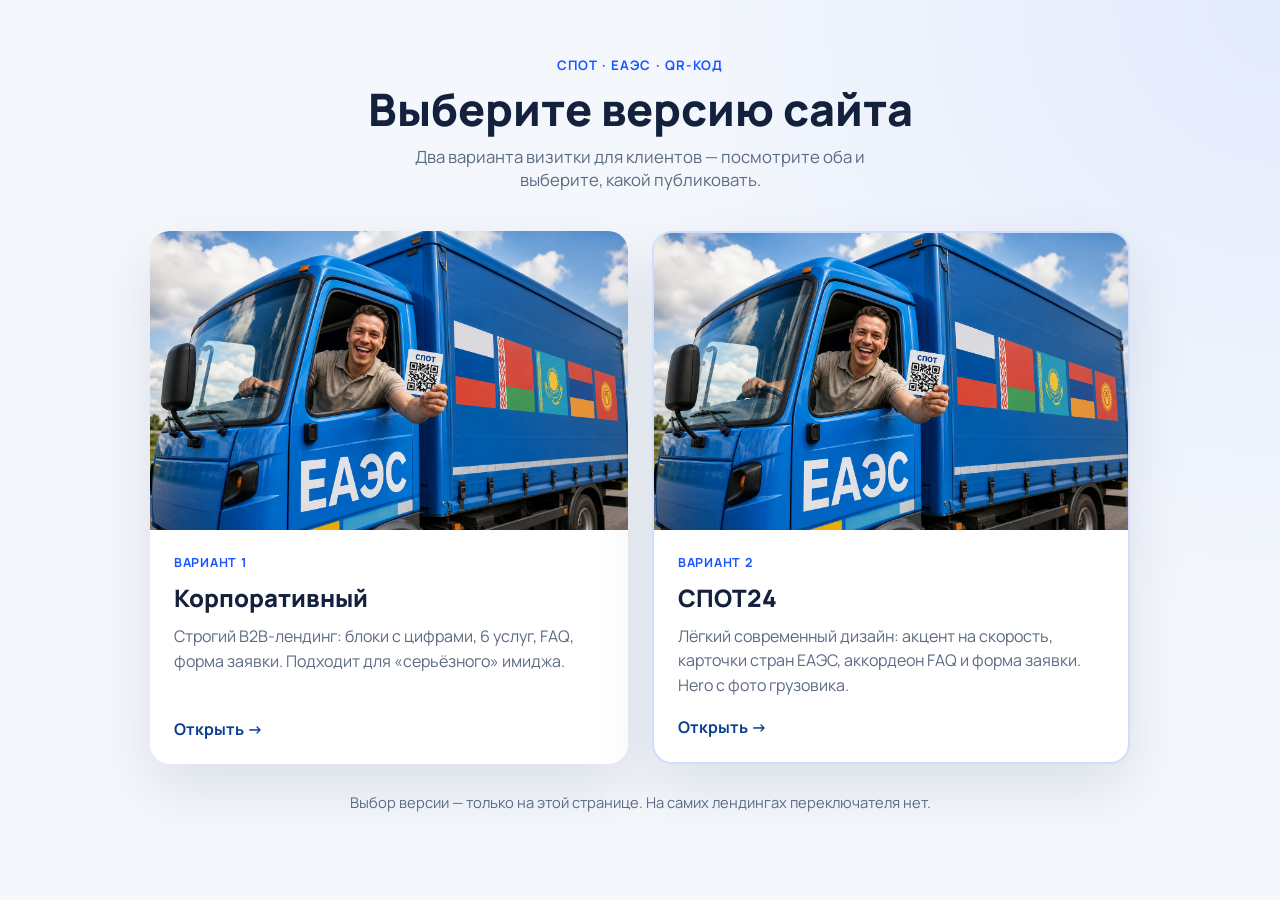
<file: index.html>
<!DOCTYPE html>
<html lang="ru">
<head>
  <meta charset="UTF-8" />
  <meta name="viewport" content="width=device-width, initial-scale=1.0, viewport-fit=cover" />
  <title>СПОТ ЕАЭС — выбор версии сайта</title>
  <meta name="description" content="Выберите версию лендинга для оформления QR-кода СПОТ: корпоративный или СПОТ24." />
  <meta name="robots" content="noindex, follow" />
  <link rel="icon" type="image/svg+xml" href="favicon.svg" />
  <link rel="preconnect" href="https://fonts.googleapis.com" />
  <link rel="preconnect" href="https://fonts.gstatic.com" crossorigin />
  <link href="https://fonts.googleapis.com/css2?family=Manrope:wght@500;600;700;800&display=swap" rel="stylesheet" />
  <link rel="stylesheet" href="css/picker.css" />
</head>
<body>
  <a class="skip-link" href="#main">Перейти к содержимому</a>
  <main class="picker" id="main">
    <header class="picker__head">
      <p class="picker__eyebrow">СПОТ · ЕАЭС · QR-код</p>
      <h1>Выберите версию сайта</h1>
      <p class="picker__lead">Два варианта визитки для клиентов — посмотрите оба и выберите, какой публиковать.</p>
    </header>

    <div class="picker__grid">
      <a class="picker-card" href="v1/">
        <div class="picker-card__preview">
          <img src="assets/hero.png" alt="Превью корпоративного варианта" loading="lazy" />
        </div>
        <div class="picker-card__body">
          <span class="picker-card__tag">Вариант 1</span>
          <h2>Корпоративный</h2>
          <p>Строгий B2B-лендинг: блоки с цифрами, 6 услуг, FAQ, форма заявки. Подходит для «серьёзного» имиджа.</p>
          <span class="picker-card__cta">Открыть →</span>
        </div>
      </a>

      <a class="picker-card picker-card--accent" href="v2/">
        <div class="picker-card__preview">
          <img src="assets/hero.png" alt="Превью варианта СПОТ24" loading="lazy" />
        </div>
        <div class="picker-card__body">
          <span class="picker-card__tag">Вариант 2</span>
          <h2>СПОТ24</h2>
          <p>Лёгкий современный дизайн: акцент на скорость, карточки стран ЕАЭС, аккордеон FAQ и форма заявки. Hero с фото грузовика.</p>
          <span class="picker-card__cta">Открыть →</span>
        </div>
      </a>
    </div>

    <p class="picker__note">Выбор версии — только на этой странице. На самих лендингах переключателя нет.</p>
  </main>
</body>
</html>
</file>
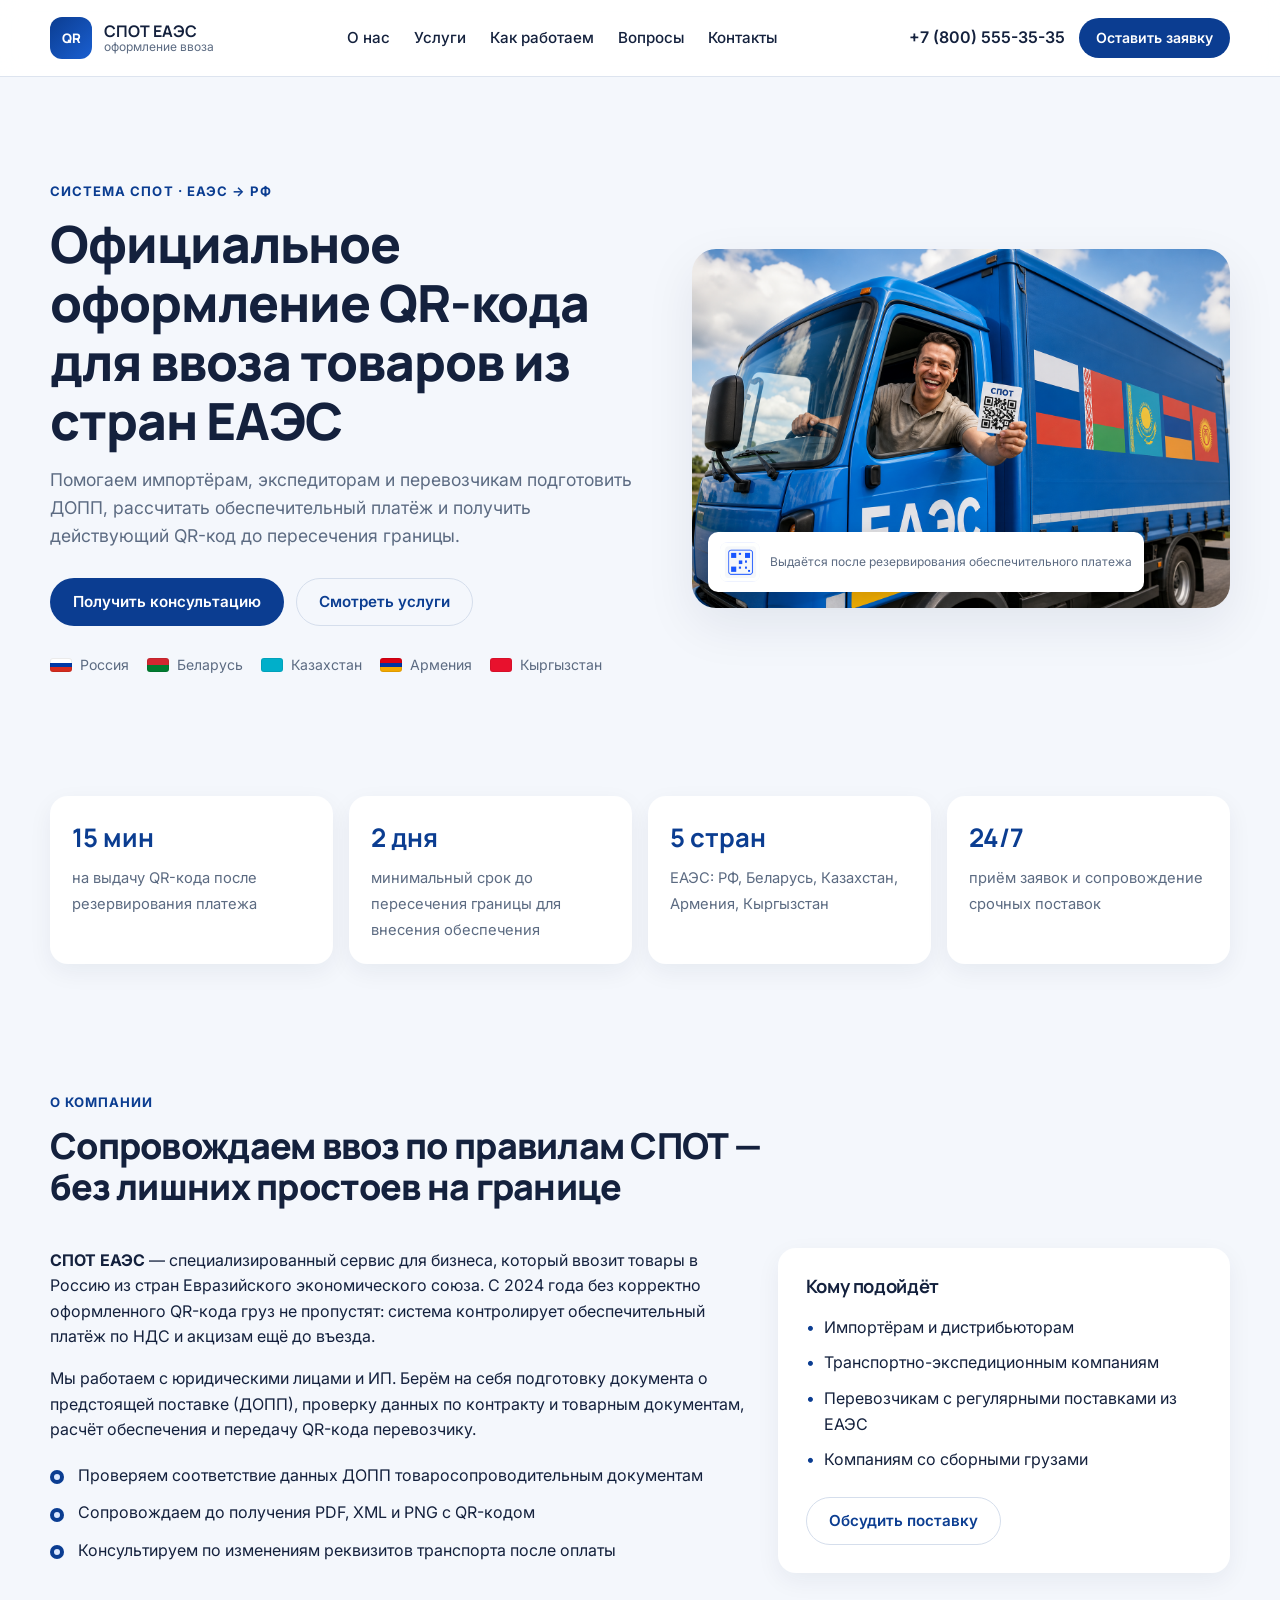
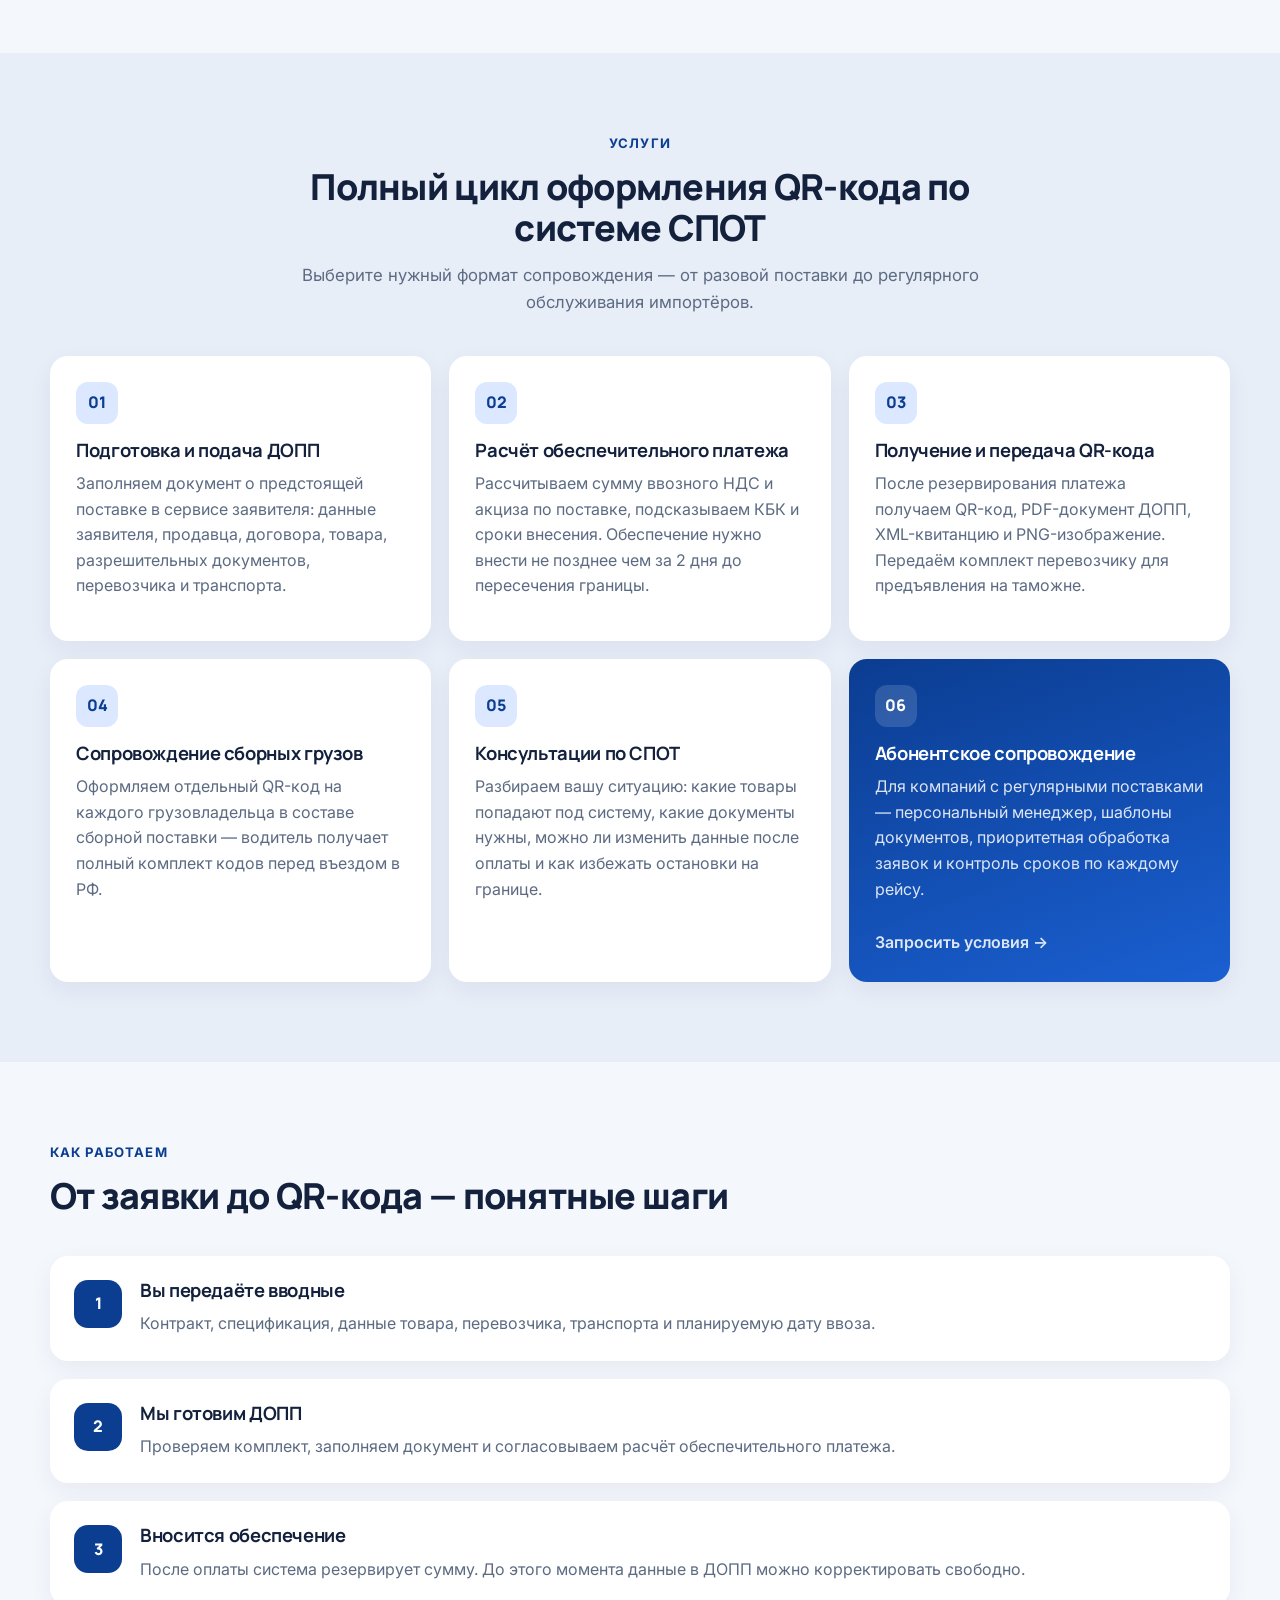
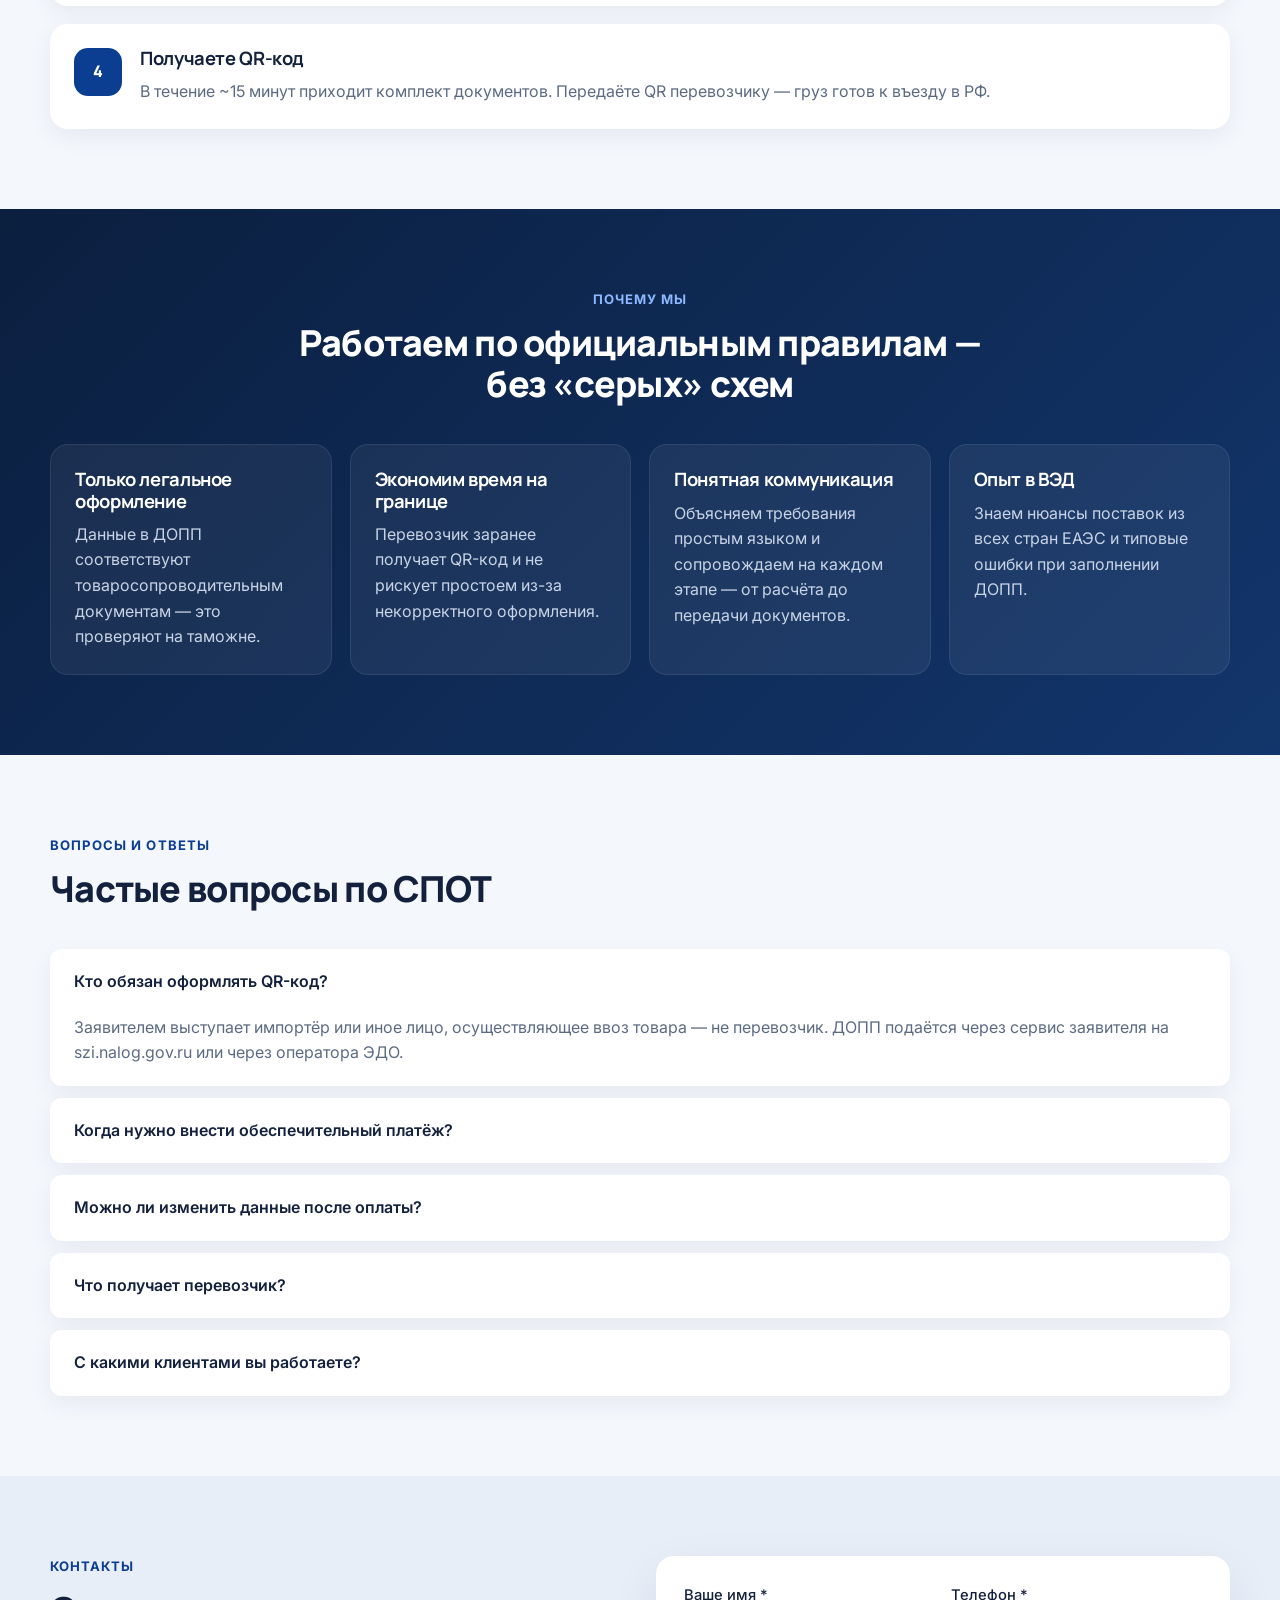
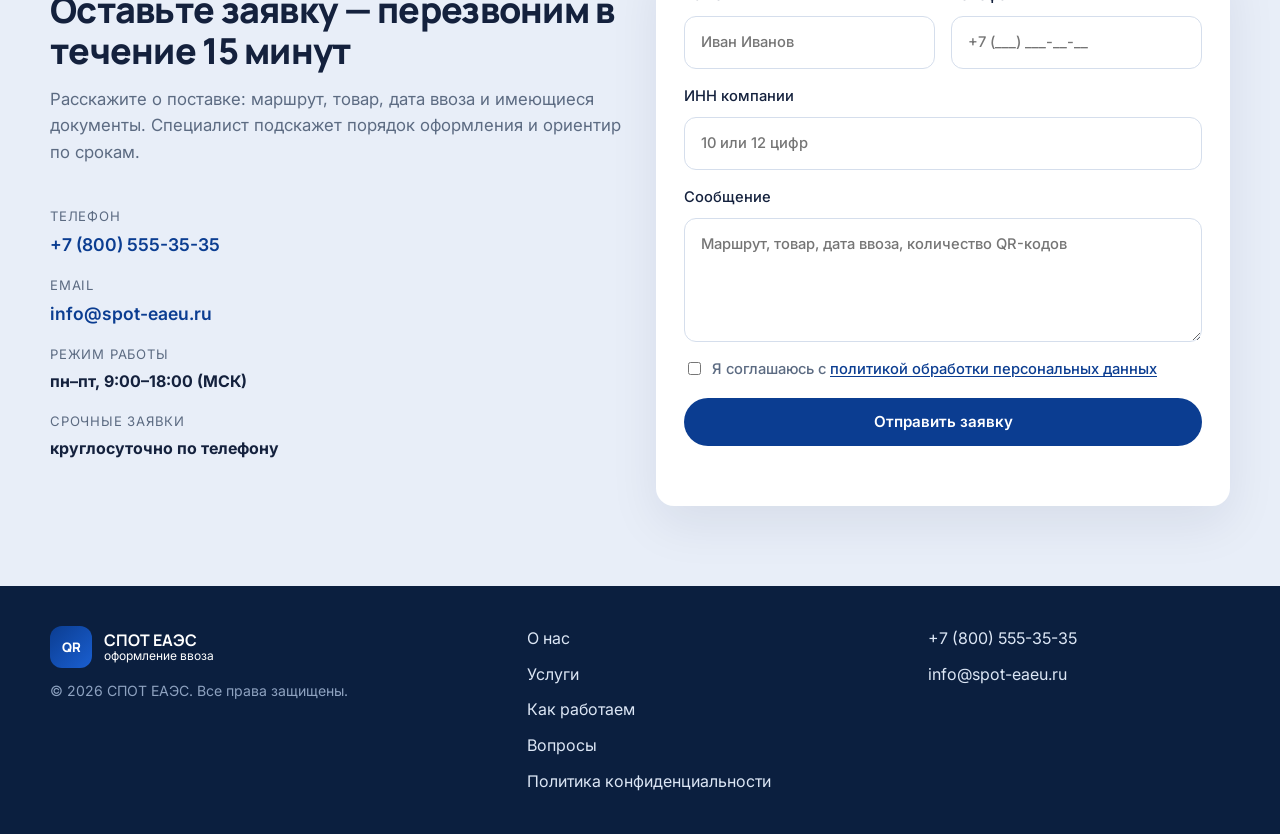
<file: v1/index.html>
<!DOCTYPE html>
<html lang="ru">
<head>
  <meta charset="UTF-8" />
  <meta name="viewport" content="width=device-width, initial-scale=1.0, viewport-fit=cover" />
  <title>СПОТ ЕАЭС — оформление QR-кода для ввоза товаров в РФ</title>
  <meta name="description" content="Официальное оформление QR-кода по системе СПОТ для ввоза товаров из стран ЕАЭС в Россию. Подготовка ДОПП, расчёт обеспечительного платежа, сопровождение до получения QR." />
  <meta name="keywords" content="СПОТ, ЕАЭС, QR-код, ДОПП, ввоз товаров, обеспечительный платеж, таможня, импорт" />
  <meta name="robots" content="index, follow" />
  <meta name="theme-color" content="#0b3d91" />
  <link rel="canonical" href="https://elenasamanchuk.github.io/spot-eaeu/v1/" />
  <link rel="icon" type="image/svg+xml" href="../favicon.svg" />
  <link rel="manifest" href="../site.webmanifest" />

  <meta property="og:type" content="website" />
  <meta property="og:locale" content="ru_RU" />
  <meta property="og:title" content="СПОТ ЕАЭС — оформление QR-кода для ввоза товаров в РФ" />
  <meta property="og:description" content="Помогаем импортёрам и экспедиторам оформить ДОПП и получить QR-код по системе СПОТ для ввоза из стран ЕАЭС." />
  <meta property="og:image" content="https://elenasamanchuk.github.io/spot-eaeu/assets/hero.png" />
  <meta property="og:url" content="https://elenasamanchuk.github.io/spot-eaeu/v1/" />

  <meta name="twitter:card" content="summary_large_image" />
  <meta name="twitter:title" content="СПОТ ЕАЭС — оформление QR-кода для ввоза товаров в РФ" />
  <meta name="twitter:description" content="Официальное оформление QR-кода по системе СПОТ. Подготовка ДОПП и сопровождение до пересечения границы." />
  <meta name="twitter:image" content="https://elenasamanchuk.github.io/spot-eaeu/assets/hero.png" />

  <link rel="preconnect" href="https://fonts.googleapis.com" />
  <link rel="preconnect" href="https://fonts.gstatic.com" crossorigin />
  <link href="https://fonts.googleapis.com/css2?family=Inter:wght@400;500;600;700&family=Manrope:wght@500;600;700;800&display=swap" rel="stylesheet" />
  <link rel="stylesheet" href="css/styles.css" />

  <script type="application/ld+json">
  {
    "@context": "https://schema.org",
    "@type": "ProfessionalService",
    "name": "СПОТ ЕАЭС",
    "description": "Официальное оформление QR-кода по системе СПОТ для ввоза товаров из стран ЕАЭС в Россию",
    "url": "https://elenasamanchuk.github.io/spot-eaeu/v1/",
    "image": "https://elenasamanchuk.github.io/spot-eaeu/assets/hero.png",
    "telephone": "+7-800-555-35-35",
    "email": "info@spot-eaeu.ru",
    "areaServed": ["RU", "BY", "KZ", "AM", "KG"],
    "serviceType": "Оформление QR-кода СПОТ, подготовка ДОПП",
    "openingHoursSpecification": {
      "@type": "OpeningHoursSpecification",
      "dayOfWeek": ["Monday", "Tuesday", "Wednesday", "Thursday", "Friday"],
      "opens": "09:00",
      "closes": "18:00"
    }
  }
  </script>
</head>
<body>
  <a class="skip-link" href="#main">Перейти к содержимому</a>

  <header class="header" id="top">
    <div class="container header__inner">
      <a class="logo" href="#top" aria-label="СПОТ ЕАЭС — на главную">
        <span class="logo__mark" aria-hidden="true">QR</span>
        <span class="logo__text">
          <strong>СПОТ ЕАЭС</strong>
          <small>оформление ввоза</small>
        </span>
      </a>

      <nav class="nav" id="site-nav" aria-label="Основная навигация">
        <a href="#about">О нас</a>
        <a href="#services">Услуги</a>
        <a href="#process">Как работаем</a>
        <a href="#faq">Вопросы</a>
        <a href="#contacts">Контакты</a>
      </nav>

      <div class="header__actions">
        <a class="header__phone" href="tel:+78005553535">+7 (800) 555-35-35</a>
        <a class="btn btn--primary btn--sm" href="#contacts">Оставить заявку</a>
        <button class="burger" type="button" aria-expanded="false" aria-controls="site-nav" aria-label="Открыть меню">
          <span></span>
          <span></span>
          <span></span>
        </button>
      </div>
    </div>
  </header>

  <main id="main">
    <section class="hero">
      <div class="container hero__grid">
        <div class="hero__content">
          <p class="eyebrow">Система СПОТ · ЕАЭС → РФ</p>
          <h1>Официальное оформление QR-кода для ввоза товаров из стран ЕАЭС</h1>
          <p class="hero__lead">
            Помогаем импортёрам, экспедиторам и перевозчикам подготовить ДОПП,
            рассчитать обеспечительный платёж и получить действующий QR-код
            до пересечения границы.
          </p>
          <div class="hero__cta">
            <a class="btn btn--primary" href="#contacts">Получить консультацию</a>
            <a class="btn btn--ghost" href="#services">Смотреть услуги</a>
          </div>
          <ul class="hero__flags" aria-label="Страны ЕАЭС">
            <li><span class="flag flag--ru" title="Россия"></span>Россия</li>
            <li><span class="flag flag--by" title="Беларусь"></span>Беларусь</li>
            <li><span class="flag flag--kz" title="Казахстан"></span>Казахстан</li>
            <li><span class="flag flag--am" title="Армения"></span>Армения</li>
            <li><span class="flag flag--kg" title="Кыргызстан"></span>Кыргызстан</li>
          </ul>
        </div>
        <div class="hero__visual">
          <img
            src="assets/hero.png"
            alt="Водитель грузовика с QR-кодом СПОТ на фоне флагов стран ЕАЭС"
            width="1024"
            height="682"
            fetchpriority="high"
          />
          <div class="hero__badge">
            <div class="hero__badge-qr">
              <img src="assets/qr-icon.png" alt="" width="40" height="40" aria-hidden="true" />
            </div>
            <p class="hero__badge-text">Выдаётся после резервирования обеспечительного платежа</p>
          </div>
        </div>
      </div>
    </section>

    <section class="stats" aria-label="Ключевые показатели">
      <div class="container stats__grid">
        <article>
          <strong>15 мин</strong>
          <span>на выдачу QR-кода после резервирования платежа</span>
        </article>
        <article>
          <strong>2 дня</strong>
          <span>минимальный срок до пересечения границы для внесения обеспечения</span>
        </article>
        <article>
          <strong>5 стран</strong>
          <span>ЕАЭС: РФ, Беларусь, Казахстан, Армения, Кыргызстан</span>
        </article>
        <article>
          <strong>24/7</strong>
          <span>приём заявок и сопровождение срочных поставок</span>
        </article>
      </div>
    </section>

    <section class="section" id="about">
      <div class="container">
        <div class="section__head">
          <p class="eyebrow">О компании</p>
          <h2>Сопровождаем ввоз по правилам СПОТ — без лишних простоев на границе</h2>
        </div>
        <div class="about__grid">
            <div class="about__text">
            <p>
              <strong>СПОТ ЕАЭС</strong> — специализированный сервис для бизнеса, который ввозит
              товары в Россию из стран Евразийского экономического союза. С 2024 года без
              корректно оформленного QR-кода груз не пропустят: система контролирует
              обеспечительный платёж по НДС и акцизам ещё до въезда.
            </p>
            <p>
              Мы работаем с юридическими лицами и ИП. Берём на себя подготовку документа
              о предстоящей поставке (ДОПП), проверку данных по контракту и товарным
              документам, расчёт обеспечения и передачу QR-кода перевозчику.
            </p>
            <ul class="checklist">
              <li>Проверяем соответствие данных ДОПП товаросопроводительным документам</li>
              <li>Сопровождаем до получения PDF, XML и PNG с QR-кодом</li>
              <li>Консультируем по изменениям реквизитов транспорта после оплаты</li>
            </ul>
            </div>
            <aside class="about__card">
              <h3>Кому подойдёт</h3>
              <ul>
                <li>Импортёрам и дистрибьюторам</li>
                <li>Транспортно-экспедиционным компаниям</li>
                <li>Перевозчикам с регулярными поставками из ЕАЭС</li>
                <li>Компаниям со сборными грузами</li>
              </ul>
              <a class="btn btn--secondary" href="#contacts">Обсудить поставку</a>
            </aside>
        </div>
      </div>
    </section>

    <section class="section section--muted" id="services">
      <div class="container">
        <div class="section__head section__head--center">
          <p class="eyebrow">Услуги</p>
          <h2>Полный цикл оформления QR-кода по системе СПОТ</h2>
          <p class="section__sub">
            Выберите нужный формат сопровождения — от разовой поставки до регулярного
            обслуживания импортёров.
          </p>
        </div>
        <div class="cards cards--3">
          <article class="card">
            <div class="card__icon" aria-hidden="true">01</div>
            <h3>Подготовка и подача ДОПП</h3>
            <p>
              Заполняем документ о предстоящей поставке в сервисе заявителя:
              данные заявителя, продавца, договора, товара, разрешительных документов,
              перевозчика и транспорта.
            </p>
          </article>
          <article class="card">
            <div class="card__icon" aria-hidden="true">02</div>
            <h3>Расчёт обеспечительного платежа</h3>
            <p>
              Рассчитываем сумму ввозного НДС и акциза по поставке, подсказываем
              КБК и сроки внесения. Обеспечение нужно внести не позднее чем за 2 дня
              до пересечения границы.
            </p>
          </article>
          <article class="card">
            <div class="card__icon" aria-hidden="true">03</div>
            <h3>Получение и передача QR-кода</h3>
            <p>
              После резервирования платежа получаем QR-код, PDF-документ ДОПП,
              XML-квитанцию и PNG-изображение. Передаём комплект перевозчику
              для предъявления на таможне.
            </p>
          </article>
          <article class="card">
            <div class="card__icon" aria-hidden="true">04</div>
            <h3>Сопровождение сборных грузов</h3>
            <p>
              Оформляем отдельный QR-код на каждого грузовладельца в составе
              сборной поставки — водитель получает полный комплект кодов
              перед въездом в РФ.
            </p>
          </article>
          <article class="card">
            <div class="card__icon" aria-hidden="true">05</div>
            <h3>Консультации по СПОТ</h3>
            <p>
              Разбираем вашу ситуацию: какие товары попадают под систему,
              какие документы нужны, можно ли изменить данные после оплаты
              и как избежать остановки на границе.
            </p>
          </article>
          <article class="card card--accent">
            <div class="card__icon" aria-hidden="true">06</div>
            <h3>Абонентское сопровождение</h3>
            <p>
              Для компаний с регулярными поставками — персональный менеджер,
              шаблоны документов, приоритетная обработка заявок и контроль сроков
              по каждому рейсу.
            </p>
            <a class="card__link" href="#contacts">Запросить условия →</a>
          </article>
        </div>
      </div>
    </section>

    <section class="section" id="process">
      <div class="container">
        <div class="section__head">
          <p class="eyebrow">Как работаем</p>
          <h2>От заявки до QR-кода — понятные шаги</h2>
        </div>
        <ol class="steps">
          <li>
            <span class="steps__num">1</span>
            <div>
              <h3>Вы передаёте вводные</h3>
              <p>Контракт, спецификация, данные товара, перевозчика, транспорта и планируемую дату ввоза.</p>
            </div>
          </li>
          <li>
            <span class="steps__num">2</span>
            <div>
              <h3>Мы готовим ДОПП</h3>
              <p>Проверяем комплект, заполняем документ и согласовываем расчёт обеспечительного платежа.</p>
            </div>
          </li>
          <li>
            <span class="steps__num">3</span>
            <div>
              <h3>Вносится обеспечение</h3>
              <p>После оплаты система резервирует сумму. До этого момента данные в ДОПП можно корректировать свободно.</p>
            </div>
          </li>
          <li>
            <span class="steps__num">4</span>
            <div>
              <h3>Получаете QR-код</h3>
              <p>В течение ~15 минут приходит комплект документов. Передаёте QR перевозчику — груз готов к въезду в РФ.</p>
            </div>
          </li>
        </ol>
      </div>
    </section>

    <section class="section section--dark">
      <div class="container trust">
        <div class="section__head section__head--center">
          <p class="eyebrow eyebrow--light">Почему мы</p>
          <h2>Работаем по официальным правилам — без «серых» схем</h2>
        </div>
        <div class="trust__grid">
          <article>
            <h3>Только легальное оформление</h3>
            <p>Данные в ДОПП соответствуют товаросопроводительным документам — это проверяют на таможне.</p>
          </article>
          <article>
            <h3>Экономим время на границе</h3>
            <p>Перевозчик заранее получает QR-код и не рискует простоем из-за некорректного оформления.</p>
          </article>
          <article>
            <h3>Понятная коммуникация</h3>
            <p>Объясняем требования простым языком и сопровождаем на каждом этапе — от расчёта до передачи документов.</p>
          </article>
          <article>
            <h3>Опыт в ВЭД</h3>
            <p>Знаем нюансы поставок из всех стран ЕАЭС и типовые ошибки при заполнении ДОПП.</p>
          </article>
        </div>
      </div>
    </section>

    <section class="section" id="faq">
      <div class="container faq">
        <div class="section__head">
          <p class="eyebrow">Вопросы и ответы</p>
          <h2>Частые вопросы по СПОТ</h2>
        </div>
        <div class="faq__list">
          <details class="faq__item" open>
            <summary>Кто обязан оформлять QR-код?</summary>
            <p>
              Заявителем выступает импортёр или иное лицо, осуществляющее ввоз товара —
              не перевозчик. ДОПП подаётся через сервис заявителя на szi.nalog.gov.ru
              или через оператора ЭДО.
            </p>
          </details>
          <details class="faq__item">
            <summary>Когда нужно внести обеспечительный платёж?</summary>
            <p>
              Не позднее чем за 2 календарных дня до планируемого пересечения границы.
              Сумма рассчитывается как предполагаемый ввозной НДС и акциз по конкретной поставке.
            </p>
          </details>
          <details class="faq__item">
            <summary>Можно ли изменить данные после оплаты?</summary>
            <p>
              После резервирования обеспечения изменения допускаются только в части
              реквизитов транспортного средства. Остальные данные нужно проверить заранее.
            </p>
          </details>
          <details class="faq__item">
            <summary>Что получает перевозчик?</summary>
            <p>
              PDF-документ ДОПП с QR-кодом, XML-квитанцию и PNG-изображение QR-кода.
              При сборном грузе — отдельный код на каждого грузовладельца.
            </p>
          </details>
          <details class="faq__item">
            <summary>С какими клиентами вы работаете?</summary>
            <p>
              С юридическими лицами и индивидуальными предпринимателями. Для первичной
              консультации достаточно описать маршрут, товар и приложить имеющиеся документы.
            </p>
          </details>
        </div>
      </div>
    </section>

    <section class="section section--muted" id="contacts">
      <div class="container contacts">
        <div class="contacts__info">
          <div class="section__head">
            <p class="eyebrow">Контакты</p>
            <h2>Оставьте заявку — перезвоним в течение 15 минут</h2>
            <p class="section__sub">
              Расскажите о поставке: маршрут, товар, дата ввоза и имеющиеся документы.
              Специалист подскажет порядок оформления и ориентир по срокам.
            </p>
          </div>
          <ul class="contacts__list">
            <li>
              <span>Телефон</span>
              <a href="tel:+78005553535">+7 (800) 555-35-35</a>
            </li>
            <li>
              <span>Email</span>
              <a href="mailto:info@spot-eaeu.ru">info@spot-eaeu.ru</a>
            </li>
            <li>
              <span>Режим работы</span>
              <strong>пн–пт, 9:00–18:00 (МСК)</strong>
            </li>
            <li>
              <span>Срочные заявки</span>
              <strong>круглосуточно по телефону</strong>
            </li>
          </ul>
        </div>

        <form class="form" id="contact-form" novalidate>
          <div class="form__row">
            <label>
              <span class="field-label">Ваше имя <span aria-hidden="true">*</span></span>
              <input type="text" name="name" autocomplete="name" required placeholder="Иван Иванов" />
            </label>
            <label>
              <span class="field-label">Телефон <span aria-hidden="true">*</span></span>
              <input type="tel" name="phone" autocomplete="tel" required placeholder="+7 (___) ___-__-__" />
            </label>
          </div>
          <label>
            ИНН компании
            <input type="text" name="inn" inputmode="numeric" placeholder="10 или 12 цифр" />
          </label>
          <label>
            Сообщение
            <textarea name="message" rows="4" placeholder="Маршрут, товар, дата ввоза, количество QR-кодов"></textarea>
          </label>
          <label class="checkbox">
            <input type="checkbox" name="consent" required />
            <span>Я соглашаюсь с <a href="privacy.html">политикой обработки персональных данных</a></span>
          </label>
          <button class="btn btn--primary btn--block" type="submit">Отправить заявку</button>
          <p class="form__status" id="form-status" role="status" aria-live="polite"></p>
        </form>
      </div>
    </section>
  </main>

  <footer class="footer">
    <div class="container footer__grid">
      <div>
        <a class="logo logo--footer" href="#top">
          <span class="logo__mark" aria-hidden="true">QR</span>
          <span class="logo__text">
            <strong>СПОТ ЕАЭС</strong>
            <small>оформление ввоза</small>
          </span>
        </a>
        <p class="footer__copy">© <span id="year"></span> СПОТ ЕАЭС. Все права защищены.</p>
      </div>
      <nav class="footer__nav" aria-label="Навигация в подвале">
        <a href="#about">О нас</a>
        <a href="#services">Услуги</a>
        <a href="#process">Как работаем</a>
        <a href="#faq">Вопросы</a>
        <a href="privacy.html">Политика конфиденциальности</a>
      </nav>
      <div class="footer__contacts">
        <a href="tel:+78005553535">+7 (800) 555-35-35</a>
        <a href="mailto:info@spot-eaeu.ru">info@spot-eaeu.ru</a>
      </div>
    </div>
  </footer>

  <script src="js/main.js" defer></script>
</body>
</html>
</file>
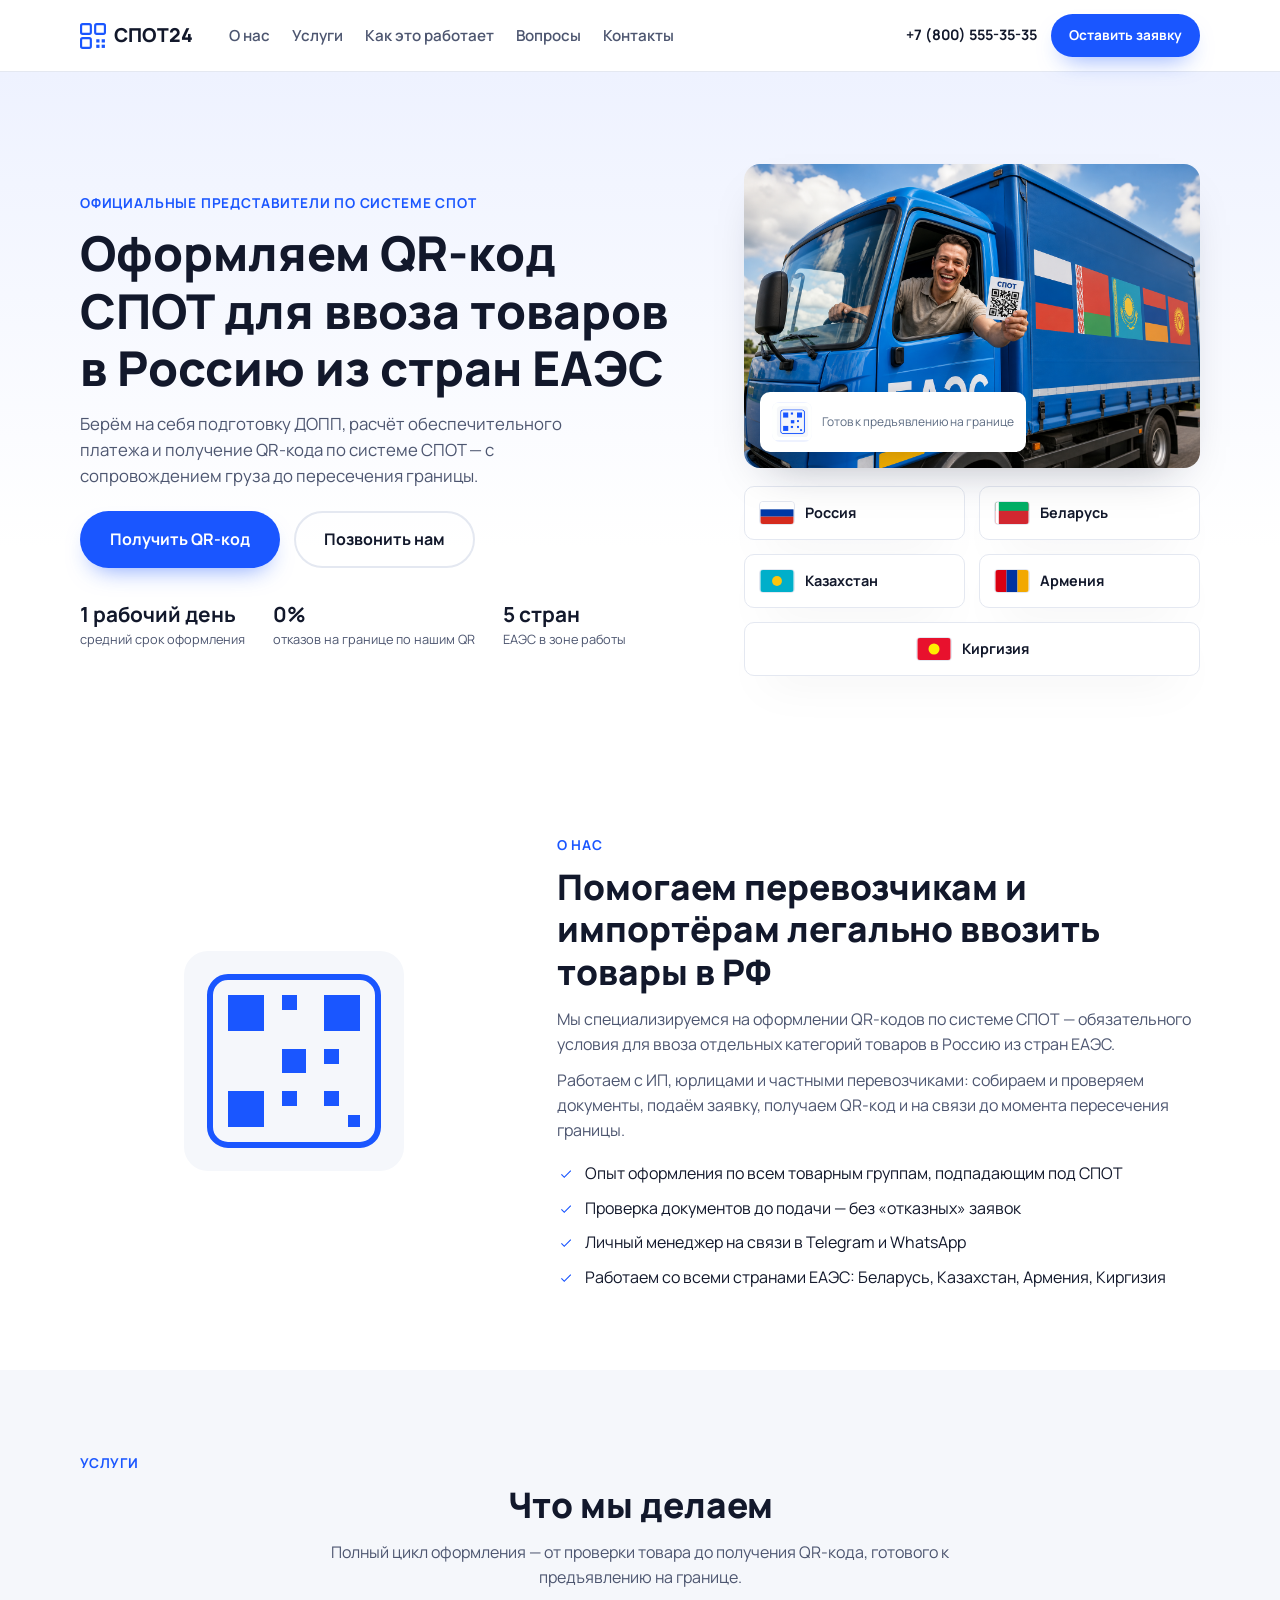
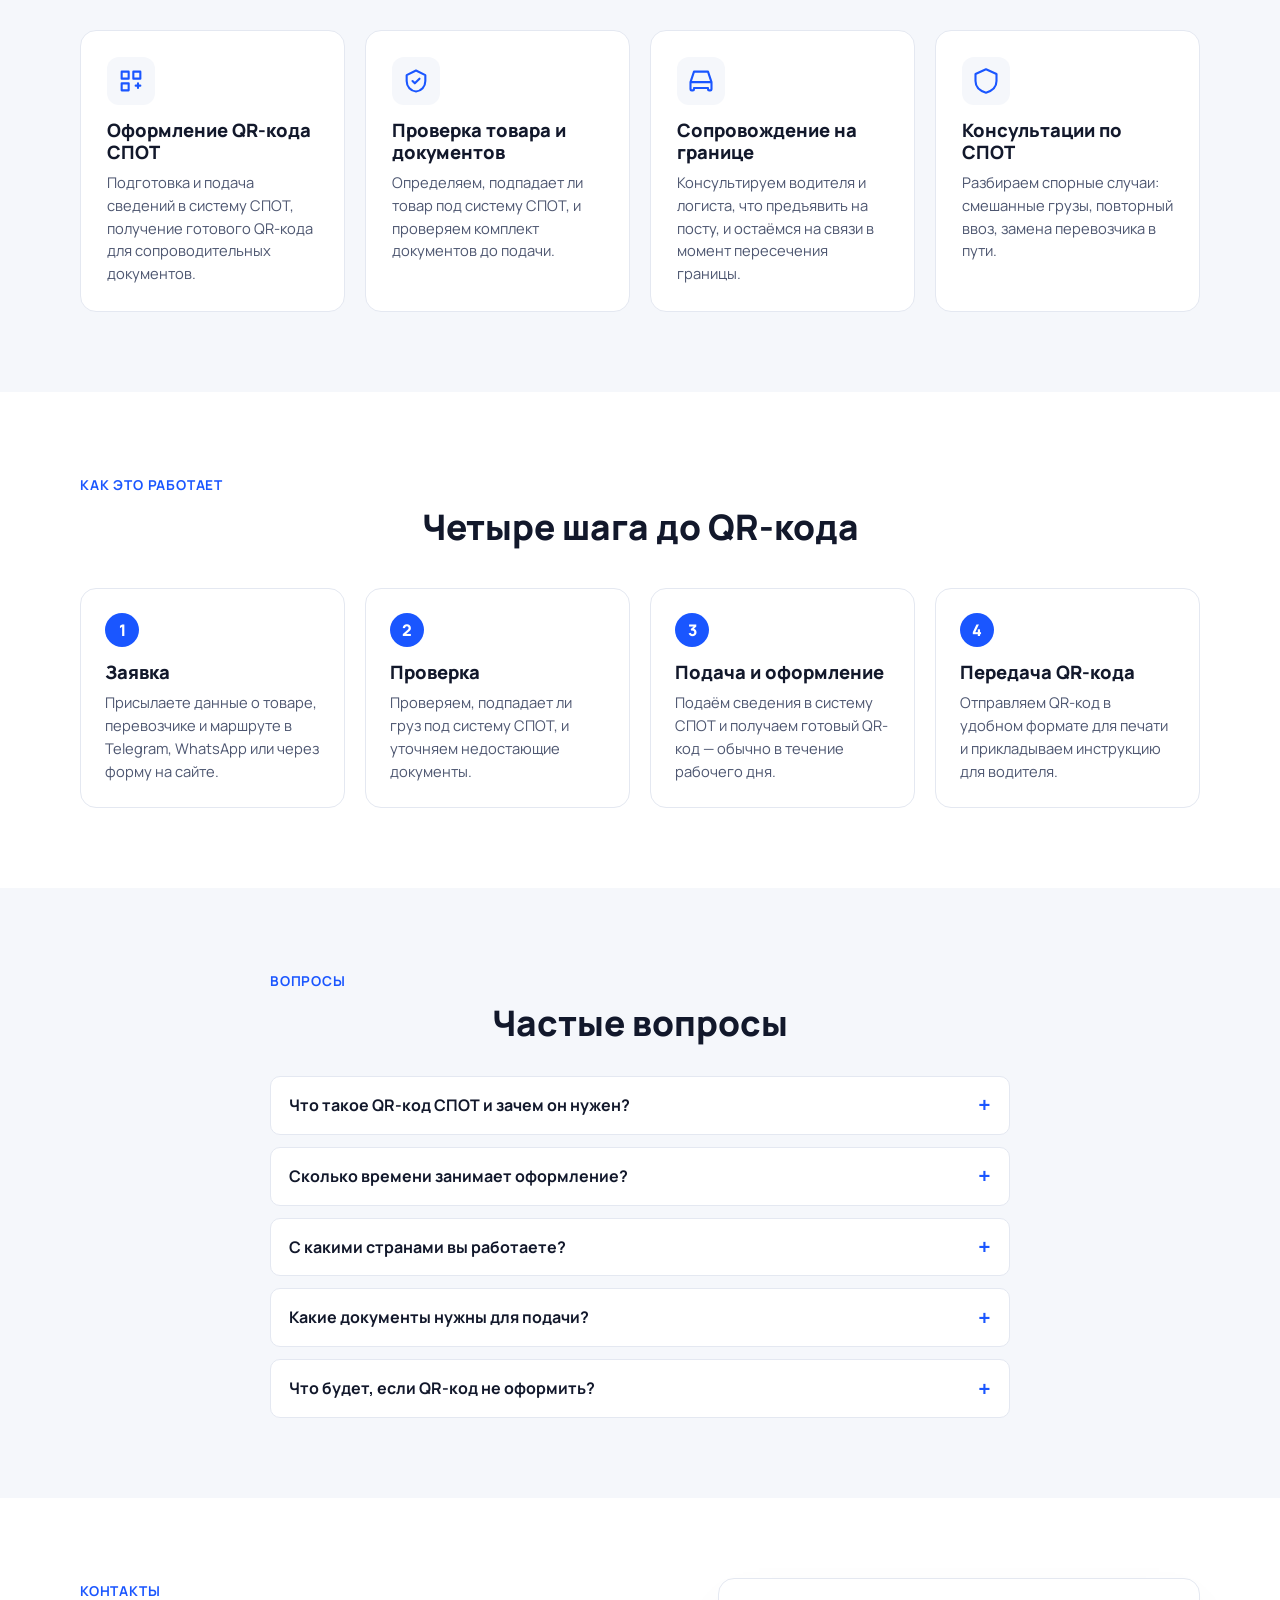
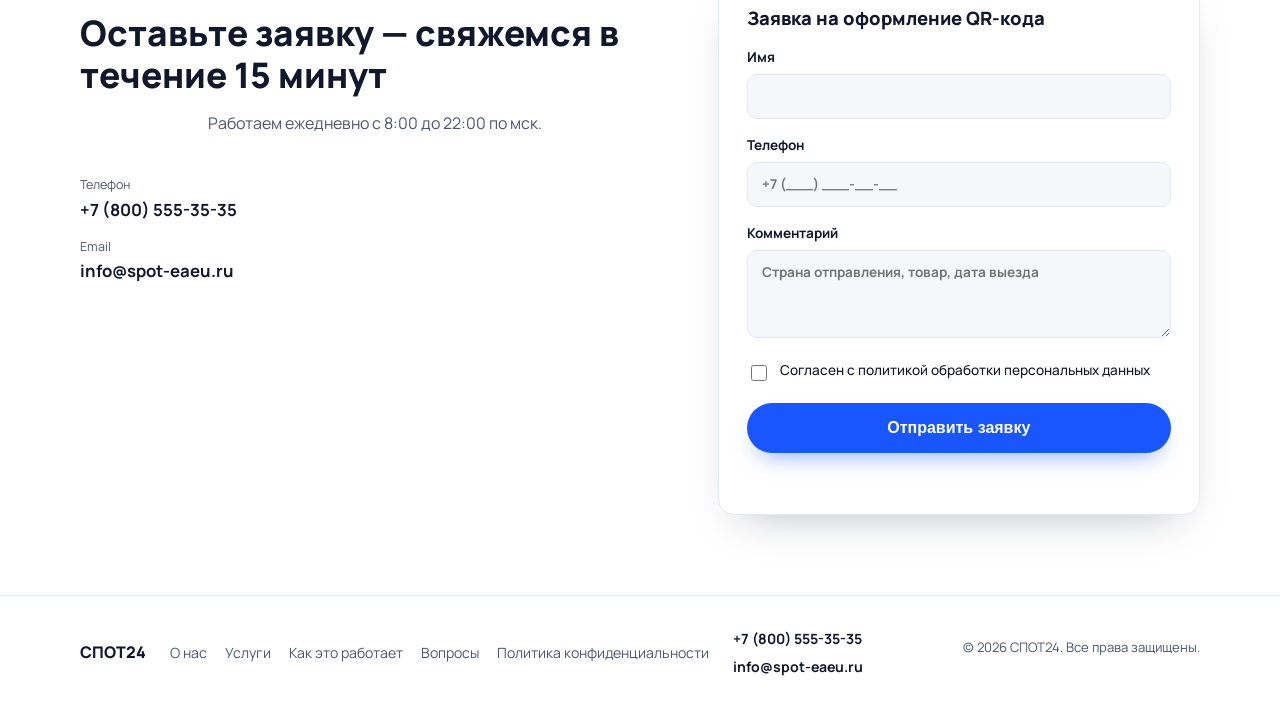
<file: v2/index.html>
<!DOCTYPE html>
<html lang="ru">
<head>
<meta charset="UTF-8">
<meta name="viewport" content="width=device-width, initial-scale=1, viewport-fit=cover">
<title>СПОТ24 — оформление QR-кода СПОТ для ввоза товаров в РФ из стран ЕАЭС</title>
<meta name="description" content="Официальное оформление QR-кода СПОТ для ввоза товаров в Россию из Беларуси, Казахстана, Армении и Киргизии. Оформим за 1 рабочий день, без ошибок и отказов на границе.">
<meta name="keywords" content="QR код СПОТ, оформление QR СПОТ, ввоз товаров в РФ, ЕАЭС, система СПОТ, ДОПП, Беларусь, Казахстан, Армения, Киргизия">
<meta name="robots" content="index, follow">
<meta name="theme-color" content="#1a56ff">
<link rel="canonical" href="https://elenasamanchuk.github.io/spot-eaeu/v2/">
<link rel="manifest" href="../site.webmanifest">

<meta property="og:type" content="website">
<meta property="og:title" content="СПОТ24 — оформление QR-кода СПОТ для ввоза товаров из ЕАЭС в РФ">
<meta property="og:description" content="Официальное оформление QR-кода СПОТ. Быстро, без ошибок, с полным сопровождением груза.">
<meta property="og:image" content="https://elenasamanchuk.github.io/spot-eaeu/assets/hero.png">
<meta property="og:url" content="https://elenasamanchuk.github.io/spot-eaeu/v2/">
<meta property="og:locale" content="ru_RU">
<meta name="twitter:card" content="summary_large_image">
<meta name="twitter:title" content="СПОТ24 — оформление QR-кода СПОТ для ввоза товаров из ЕАЭС в РФ">
<meta name="twitter:description" content="Подготовка ДОПП, расчёт обеспечительного платежа и получение QR-кода по системе СПОТ. Сопровождение до пересечения границы.">
<meta name="twitter:image" content="https://elenasamanchuk.github.io/spot-eaeu/assets/hero.png">

<link rel="icon" href="assets/img/favicon.svg" type="image/svg+xml">
<link rel="preconnect" href="https://fonts.googleapis.com">
<link rel="preconnect" href="https://fonts.gstatic.com" crossorigin>
<link href="https://fonts.googleapis.com/css2?family=Manrope:wght@400;500;700;800&display=swap" rel="stylesheet">
<link rel="stylesheet" href="css/style.css">

<script type="application/ld+json">
{
  "@context": "https://schema.org",
  "@type": "LocalBusiness",
  "name": "СПОТ24",
  "description": "Официальное оформление QR-кода СПОТ для ввоза товаров в РФ из стран ЕАЭС",
  "areaServed": ["RU", "BY", "KZ", "AM", "KG"],
  "telephone": "+7-800-555-35-35",
  "email": "info@spot-eaeu.ru",
  "url": "https://elenasamanchuk.github.io/spot-eaeu/v2/",
  "image": "https://elenasamanchuk.github.io/spot-eaeu/assets/hero.png"
}
</script>
</head>
<body>

<a class="skip-link" href="#main">Перейти к содержимому</a>

<header class="header" id="header">
  <div class="container header__inner">
    <a href="#top" class="logo" aria-label="СПОТ24 — на главную">
      <span class="logo__mark" aria-hidden="true">
        <svg viewBox="0 0 24 24" width="26" height="26" fill="none"><rect x="1" y="1" width="9" height="9" rx="1.5" stroke="currentColor" stroke-width="2"/><rect x="14" y="1" width="9" height="9" rx="1.5" stroke="currentColor" stroke-width="2"/><rect x="1" y="14" width="9" height="9" rx="1.5" stroke="currentColor" stroke-width="2"/><rect x="15" y="15" width="3" height="3" fill="currentColor"/><rect x="20" y="15" width="3" height="3" fill="currentColor"/><rect x="15" y="20" width="3" height="3" fill="currentColor"/><rect x="20" y="20" width="3" height="3" fill="currentColor"/></svg>
      </span>
      СПОТ24
    </a>

    <nav class="nav" id="nav" aria-label="Основная навигация">
      <a href="#about">О нас</a>
      <a href="#services">Услуги</a>
      <a href="#process">Как это работает</a>
      <a href="#faq">Вопросы</a>
      <a href="#contacts">Контакты</a>
    </nav>

    <div class="header__actions">
      <a href="tel:+78005553535" class="header__phone">+7 (800) 555-35-35</a>
      <a href="#contacts" class="btn btn--primary btn--sm">Оставить заявку</a>
      <button class="burger" id="burger" aria-label="Открыть меню" aria-expanded="false" aria-controls="nav">
        <span></span><span></span><span></span>
      </button>
    </div>
  </div>
</header>

<main id="main">

  <section class="hero" id="top">
    <div class="container hero__inner">
      <div class="hero__text">
        <p class="eyebrow">Официальные представители по системе СПОТ</p>
        <h1>Оформляем QR-код СПОТ для ввоза товаров в Россию из стран ЕАЭС</h1>
        <p class="hero__lead">Берём на себя подготовку ДОПП, расчёт обеспечительного платежа и получение QR-кода по системе СПОТ — с сопровождением груза до пересечения границы.</p>
        <div class="hero__cta">
          <a href="#contacts" class="btn btn--primary btn--lg">Получить QR-код</a>
          <a href="tel:+78005553535" class="btn btn--ghost btn--lg">Позвонить нам</a>
        </div>
        <ul class="hero__stats">
          <li><strong>1 рабочий день</strong><span>средний срок оформления</span></li>
          <li><strong>0%</strong><span>отказов на границе по нашим QR</span></li>
          <li><strong>5 стран</strong><span>ЕАЭС в зоне работы</span></li>
        </ul>
      </div>

      <div class="hero__aside">
        <div class="hero__visual">
          <img
            src="assets/hero.png"
            alt="Водитель грузовика с QR-кодом СПОТ на фоне флагов стран ЕАЭС"
            width="1024"
            height="682"
            fetchpriority="high"
          />
          <div class="hero__badge">
            <div class="hero__badge-qr">
              <img src="assets/qr-icon.png" alt="" width="40" height="40" aria-hidden="true" />
            </div>
            <p class="hero__badge-text">Готов к предъявлению на границе</p>
          </div>
        </div>

        <div class="hero__flags" aria-label="Страны ЕАЭС, с которыми мы работаем">
          <div class="flag-card">
            <svg class="flag" viewBox="0 0 3 2"><rect width="3" height="2" fill="#fff"/><rect width="3" height="0.667" y="0.667" fill="#0039A6"/><rect width="3" height="0.667" y="1.333" fill="#D52B1E"/></svg>
            <span>Россия</span>
          </div>
          <div class="flag-card">
            <svg class="flag" viewBox="0 0 3 2"><rect width="3" height="2" fill="#D22730"/><rect width="3" height="0.8" fill="#00AF66"/><rect width="0.3" height="2" fill="#fff"/></svg>
            <span>Беларусь</span>
          </div>
          <div class="flag-card">
            <svg class="flag" viewBox="0 0 3 2"><rect width="3" height="2" fill="#00AFCA"/><circle cx="1.5" cy="1" r="0.45" fill="#FEC50C"/></svg>
            <span>Казахстан</span>
          </div>
          <div class="flag-card">
            <svg class="flag" viewBox="0 0 3 2"><rect width="1" height="2" fill="#D90012"/><rect width="1" height="2" x="1" fill="#0033A0"/><rect width="1" height="2" x="2" fill="#F2A800"/></svg>
            <span>Армения</span>
          </div>
          <div class="flag-card">
            <svg class="flag" viewBox="0 0 3 2"><rect width="3" height="2" fill="#E8112D"/><circle cx="1.5" cy="1" r="0.5" fill="#FFEF00"/></svg>
            <span>Киргизия</span>
          </div>
        </div>
      </div>
    </div>
  </section>

  <section class="section" id="about">
    <div class="container about">
      <div class="about__media" aria-hidden="true">
        <div class="qr-illustration">
          <svg viewBox="0 0 120 120" width="180" height="180">
            <rect x="4" y="4" width="112" height="112" rx="12" fill="none" stroke="currentColor" stroke-width="4"/>
            <rect x="16" y="16" width="24" height="24" fill="currentColor"/>
            <rect x="80" y="16" width="24" height="24" fill="currentColor"/>
            <rect x="16" y="80" width="24" height="24" fill="currentColor"/>
            <rect x="52" y="16" width="10" height="10" fill="currentColor"/>
            <rect x="52" y="52" width="16" height="16" fill="currentColor"/>
            <rect x="80" y="52" width="10" height="10" fill="currentColor"/>
            <rect x="52" y="80" width="10" height="10" fill="currentColor"/>
            <rect x="80" y="80" width="10" height="10" fill="currentColor"/>
            <rect x="96" y="96" width="8" height="8" fill="currentColor"/>
          </svg>
        </div>
      </div>
      <div class="about__text">
        <p class="eyebrow">О нас</p>
        <h2>Помогаем перевозчикам и импортёрам легально ввозить товары в РФ</h2>
        <p>Мы специализируемся на оформлении QR-кодов по системе СПОТ — обязательного условия для ввоза отдельных категорий товаров в Россию из стран ЕАЭС.</p>
        <p>Работаем с ИП, юрлицами и частными перевозчиками: собираем и проверяем документы, подаём заявку, получаем QR-код и на связи до момента пересечения границы.</p>
        <ul class="check-list">
          <li>Опыт оформления по всем товарным группам, подпадающим под СПОТ</li>
          <li>Проверка документов до подачи — без «отказных» заявок</li>
          <li>Личный менеджер на связи в Telegram и WhatsApp</li>
          <li>Работаем со всеми странами ЕАЭС: Беларусь, Казахстан, Армения, Киргизия</li>
        </ul>
      </div>
    </div>
  </section>

  <section class="section section--muted" id="services">
    <div class="container">
      <p class="eyebrow center">Услуги</p>
      <h2 class="center">Что мы делаем</h2>
      <p class="section-lead center">Полный цикл оформления — от проверки товара до получения QR-кода, готового к предъявлению на границе.</p>

      <div class="cards">
        <article class="card">
          <div class="card__icon" aria-hidden="true">
            <svg viewBox="0 0 24 24" width="28" height="28" fill="none"><path d="M4 4h6v6H4V4Zm10 0h6v6h-6V4ZM4 14h6v6H4v-6Zm12 2h4m-2-2v4" stroke="currentColor" stroke-width="1.8" stroke-linecap="round" stroke-linejoin="round"/></svg>
          </div>
          <h3>Оформление QR-кода СПОТ</h3>
          <p>Подготовка и подача сведений в систему СПОТ, получение готового QR-кода для сопроводительных документов.</p>
        </article>

        <article class="card">
          <div class="card__icon" aria-hidden="true">
            <svg viewBox="0 0 24 24" width="28" height="28" fill="none"><path d="M9 12l2 2 4-4M12 3l8 4v5c0 5-3.5 8.5-8 9-4.5-.5-8-4-8-9V7l8-4Z" stroke="currentColor" stroke-width="1.8" stroke-linecap="round" stroke-linejoin="round"/></svg>
          </div>
          <h3>Проверка товара и документов</h3>
          <p>Определяем, подпадает ли товар под систему СПОТ, и проверяем комплект документов до подачи.</p>
        </article>

        <article class="card">
          <div class="card__icon" aria-hidden="true">
            <svg viewBox="0 0 24 24" width="28" height="28" fill="none"><path d="M3 13l3-9h12l3 9M3 13v6a1 1 0 0 0 1 1h1a1 1 0 0 0 1-1v-1h12v1a1 1 0 0 0 1 1h1a1 1 0 0 0 1-1v-6M3 13h18" stroke="currentColor" stroke-width="1.8" stroke-linecap="round" stroke-linejoin="round"/></svg>
          </div>
          <h3>Сопровождение на границе</h3>
          <p>Консультируем водителя и логиста, что предъявить на посту, и остаёмся на связи в момент пересечения границы.</p>
        </article>

        <article class="card">
          <div class="card__icon" aria-hidden="true">
            <svg viewBox="0 0 24 24" width="28" height="28" fill="none"><path d="M12 2 3 6v6c0 5 4 8.5 9 10 5-1.5 9-5 9-10V6l-9-4Z" stroke="currentColor" stroke-width="1.8" stroke-linejoin="round"/></svg>
          </div>
          <h3>Консультации по СПОТ</h3>
          <p>Разбираем спорные случаи: смешанные грузы, повторный ввоз, замена перевозчика в пути.</p>
        </article>
      </div>
    </div>
  </section>

  <section class="section" id="process">
    <div class="container">
      <p class="eyebrow center">Как это работает</p>
      <h2 class="center">Четыре шага до QR-кода</h2>

      <ol class="steps">
        <li class="step">
          <span class="step__num">1</span>
          <h3>Заявка</h3>
          <p>Присылаете данные о товаре, перевозчике и маршруте в Telegram, WhatsApp или через форму на сайте.</p>
        </li>
        <li class="step">
          <span class="step__num">2</span>
          <h3>Проверка</h3>
          <p>Проверяем, подпадает ли груз под систему СПОТ, и уточняем недостающие документы.</p>
        </li>
        <li class="step">
          <span class="step__num">3</span>
          <h3>Подача и оформление</h3>
          <p>Подаём сведения в систему СПОТ и получаем готовый QR-код — обычно в течение рабочего дня.</p>
        </li>
        <li class="step">
          <span class="step__num">4</span>
          <h3>Передача QR-кода</h3>
          <p>Отправляем QR-код в удобном формате для печати и прикладываем инструкцию для водителя.</p>
        </li>
      </ol>
    </div>
  </section>

  <section class="section section--muted" id="faq">
    <div class="container faq">
      <p class="eyebrow center">Вопросы</p>
      <h2 class="center">Частые вопросы</h2>

      <div class="accordion" id="accordion">
        <div class="accordion__item">
          <button class="accordion__trigger" aria-expanded="false">
            Что такое QR-код СПОТ и зачем он нужен?
          </button>
          <div class="accordion__panel">
            <p>СПОТ — механизм прослеживаемости товаров при ввозе в РФ из стран ЕАЭС. QR-код формируется по результатам подачи сведений о грузе и предъявляется вместе с сопроводительными документами при пересечении границы.</p>
          </div>
        </div>
        <div class="accordion__item">
          <button class="accordion__trigger" aria-expanded="false">
            Сколько времени занимает оформление?
          </button>
          <div class="accordion__panel">
            <p>В среднем — один рабочий день с момента получения полного комплекта данных. Срочные заявки обсуждаются индивидуально.</p>
          </div>
        </div>
        <div class="accordion__item">
          <button class="accordion__trigger" aria-expanded="false">
            С какими странами вы работаете?
          </button>
          <div class="accordion__panel">
            <p>Со всеми странами ЕАЭС: Беларусь, Казахстан, Армения, Киргизия — при ввозе товаров в Россию.</p>
          </div>
        </div>
        <div class="accordion__item">
          <button class="accordion__trigger" aria-expanded="false">
            Какие документы нужны для подачи?
          </button>
          <div class="accordion__panel">
            <p>Базовый пакет: реквизиты отправителя и получателя, товаросопроводительные документы, данные транспортного средства и маршрута. Точный список уточняем после заявки.</p>
          </div>
        </div>
        <div class="accordion__item">
          <button class="accordion__trigger" aria-expanded="false">
            Что будет, если QR-код не оформить?
          </button>
          <div class="accordion__panel">
            <p>Груз без QR-кода СПОТ может быть остановлен на границе — это риск простоя и штрафов.</p>
          </div>
        </div>
      </div>
    </div>
  </section>

  <section class="section" id="contacts">
    <div class="container contacts">
      <div class="contacts__info">
        <p class="eyebrow">Контакты</p>
        <h2>Оставьте заявку — свяжемся в течение 15 минут</h2>
        <p class="section-lead">Работаем ежедневно с 8:00 до 22:00 по мск.</p>

        <ul class="contact-list">
          <li>
            <span class="contact-list__label">Телефон</span>
            <a href="tel:+78005553535">+7 (800) 555-35-35</a>
          </li>
          <li>
            <span class="contact-list__label">Email</span>
            <a href="mailto:info@spot-eaeu.ru">info@spot-eaeu.ru</a>
          </li>
        </ul>
      </div>

      <form class="form" id="leadForm" novalidate>
        <h3 class="form__title">Заявка на оформление QR-кода</h3>

        <label class="field">
          <span>Имя</span>
          <input type="text" name="name" autocomplete="name" required>
          <small class="field__error">Укажите имя</small>
        </label>

        <label class="field">
          <span>Телефон</span>
          <input type="tel" name="phone" autocomplete="tel" placeholder="+7 (___) ___-__-__" required>
          <small class="field__error">Укажите телефон в формате +7...</small>
        </label>

        <label class="field">
          <span>Комментарий</span>
          <textarea name="comment" rows="3" placeholder="Страна отправления, товар, дата выезда"></textarea>
        </label>

        <label class="field field--checkbox">
          <input type="checkbox" name="agree" required>
          <span>Согласен с <a href="../v1/privacy.html">политикой обработки персональных данных</a></span>
        </label>

        <button type="submit" class="btn btn--primary btn--lg btn--block">Отправить заявку</button>
        <p class="form__status" id="formStatus" role="status" aria-live="polite"></p>
      </form>
    </div>
  </section>

</main>

<footer class="footer">
  <div class="container footer__inner">
    <a href="#top" class="logo logo--footer">СПОТ24</a>
    <nav class="footer__nav" aria-label="Футер">
      <a href="#about">О нас</a>
      <a href="#services">Услуги</a>
      <a href="#process">Как это работает</a>
      <a href="#faq">Вопросы</a>
      <a href="../v1/privacy.html">Политика конфиденциальности</a>
    </nav>
    <div class="footer__contacts">
      <a href="tel:+78005553535">+7 (800) 555-35-35</a>
      <a href="mailto:info@spot-eaeu.ru">info@spot-eaeu.ru</a>
    </div>
    <p class="footer__copy">© 2026 СПОТ24. Все права защищены.</p>
  </div>
</footer>

<script src="js/script.js" defer></script>
</body>
</html>
</file>
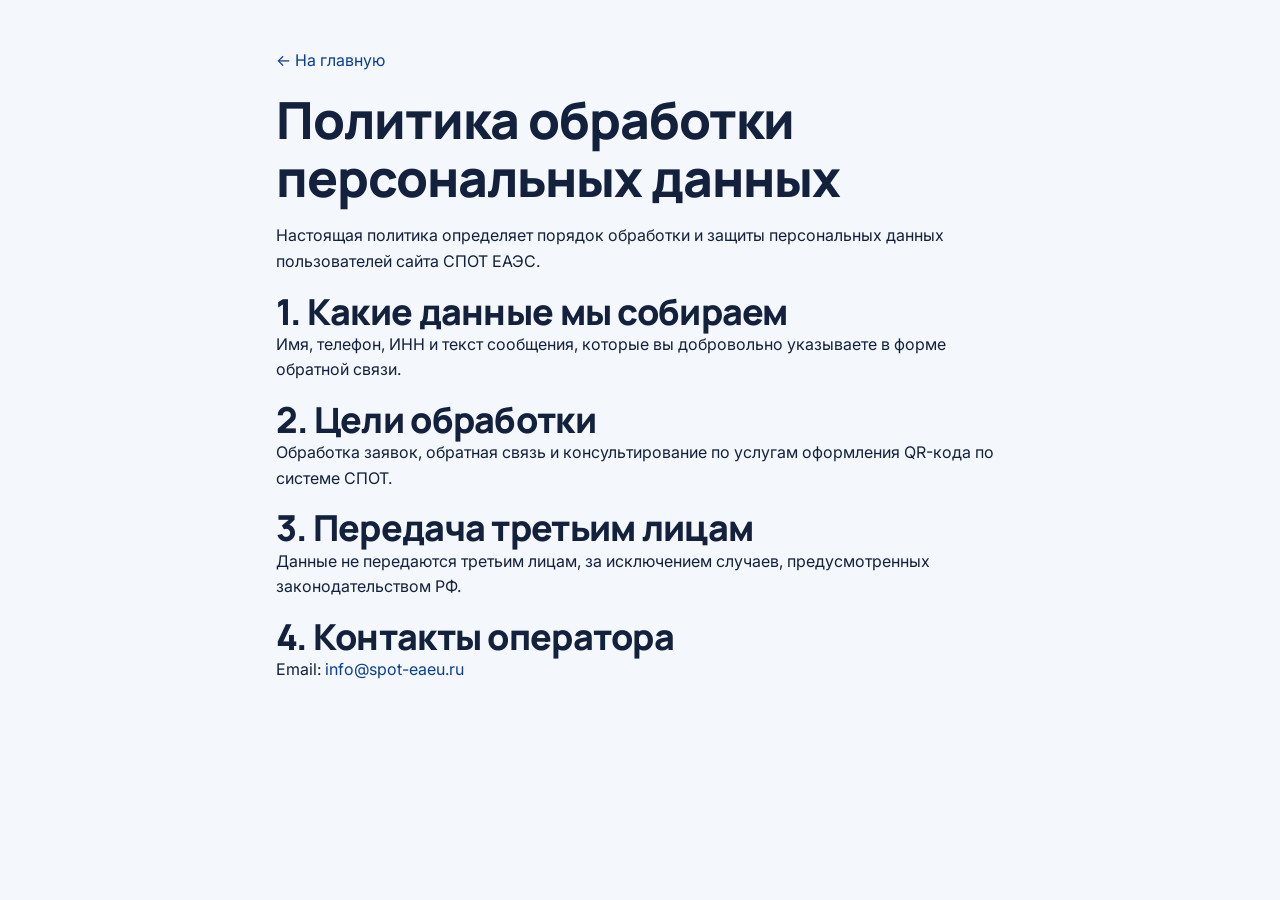
<file: privacy.html>
<!DOCTYPE html>
<html lang="ru">
<head>
  <meta charset="UTF-8" />
  <meta name="viewport" content="width=device-width, initial-scale=1.0" />
  <title>Политика конфиденциальности — СПОТ ЕАЭС</title>
  <meta name="robots" content="noindex, follow" />
  <link rel="icon" type="image/svg+xml" href="favicon.svg" />
  <link href="https://fonts.googleapis.com/css2?family=Inter:wght@400;600&family=Manrope:wght@700&display=swap" rel="stylesheet" />
  <link rel="stylesheet" href="css/styles.css" />
  <style>
    .legal { max-width: 760px; margin: 0 auto; padding: 48px 16px 80px; }
    .legal h1 { font-family: Manrope, sans-serif; }
    .legal a { text-decoration: none; }
  </style>
</head>
<body>
  <main class="legal">
    <p><a href="index.html">← На главную</a></p>
    <h1>Политика обработки персональных данных</h1>
    <p>Настоящая политика определяет порядок обработки и защиты персональных данных пользователей сайта СПОТ ЕАЭС.</p>
    <h2>1. Какие данные мы собираем</h2>
    <p>Имя, телефон, ИНН и текст сообщения, которые вы добровольно указываете в форме обратной связи.</p>
    <h2>2. Цели обработки</h2>
    <p>Обработка заявок, обратная связь и консультирование по услугам оформления QR-кода по системе СПОТ.</p>
    <h2>3. Передача третьим лицам</h2>
    <p>Данные не передаются третьим лицам, за исключением случаев, предусмотренных законодательством РФ.</p>
    <h2>4. Контакты оператора</h2>
    <p>Email: <a href="mailto:info@spot-eaeu.ru">info@spot-eaeu.ru</a></p>
  </main>
</body>
</html>
</file>
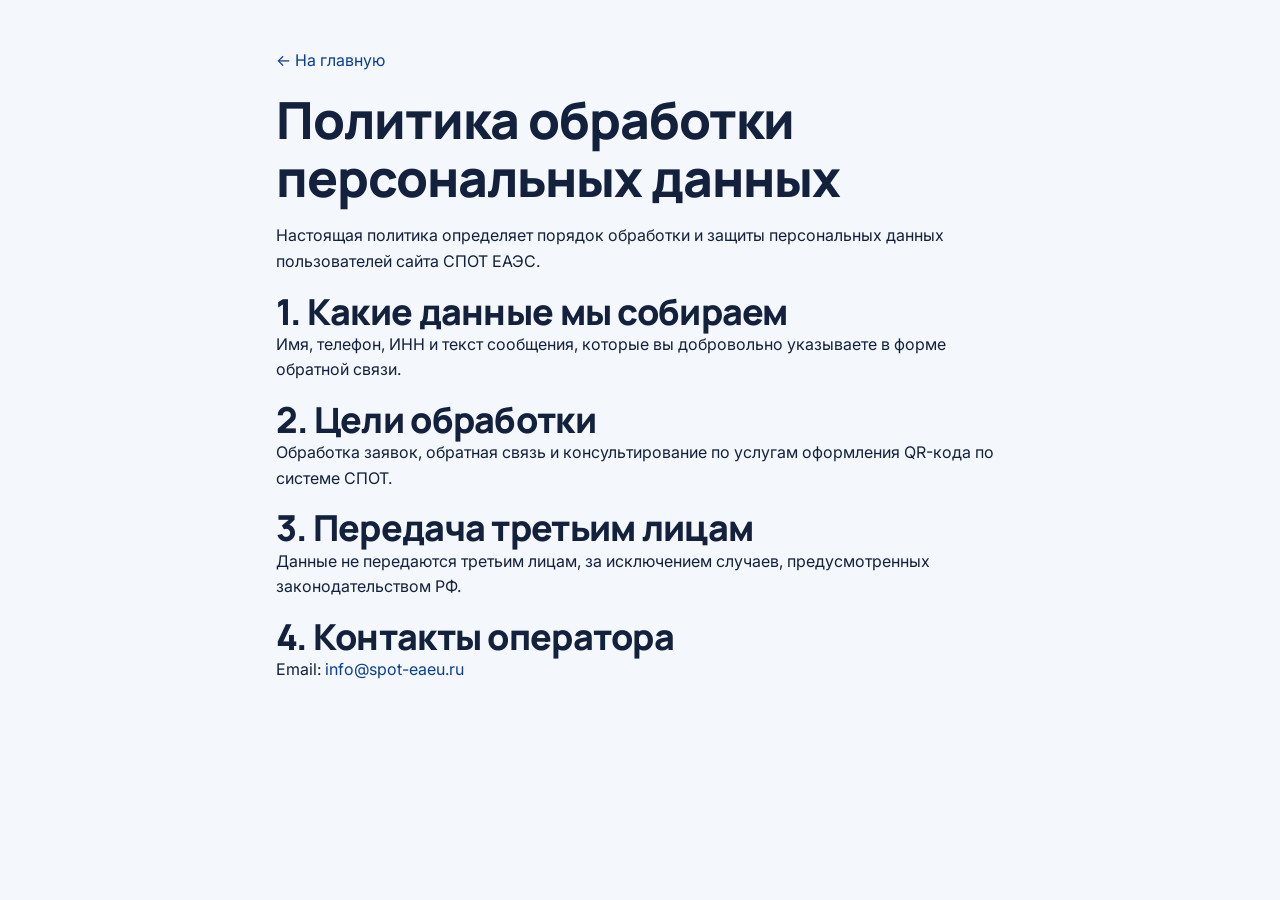
<file: v1/privacy.html>
<!DOCTYPE html>
<html lang="ru">
<head>
  <meta charset="UTF-8" />
  <meta name="viewport" content="width=device-width, initial-scale=1.0" />
  <title>Политика конфиденциальности — СПОТ ЕАЭС</title>
  <meta name="robots" content="noindex, follow" />
  <link rel="icon" type="image/svg+xml" href="../favicon.svg" />
  <link href="https://fonts.googleapis.com/css2?family=Inter:wght@400;600&family=Manrope:wght@700&display=swap" rel="stylesheet" />
  <link rel="stylesheet" href="css/styles.css" />
  <style>
    .legal { max-width: 760px; margin: 0 auto; padding: 48px 16px 80px; }
    .legal h1 { font-family: Manrope, sans-serif; }
    .legal a { text-decoration: none; }
  </style>
</head>
<body>
  <main class="legal">
    <p><a href="index.html">← На главную</a></p>
    <h1>Политика обработки персональных данных</h1>
    <p>Настоящая политика определяет порядок обработки и защиты персональных данных пользователей сайта СПОТ ЕАЭС.</p>
    <h2>1. Какие данные мы собираем</h2>
    <p>Имя, телефон, ИНН и текст сообщения, которые вы добровольно указываете в форме обратной связи.</p>
    <h2>2. Цели обработки</h2>
    <p>Обработка заявок, обратная связь и консультирование по услугам оформления QR-кода по системе СПОТ.</p>
    <h2>3. Передача третьим лицам</h2>
    <p>Данные не передаются третьим лицам, за исключением случаев, предусмотренных законодательством РФ.</p>
    <h2>4. Контакты оператора</h2>
    <p>Email: <a href="mailto:info@spot-eaeu.ru">info@spot-eaeu.ru</a></p>
  </main>
</body>
</html>
</file>
<file: css/picker.css>
:root {
  --bg: #f4f7fc;
  --ink: #14213d;
  --muted: #5c6b82;
  --primary: #0b3d91;
  --accent: #1a56ff;
  --radius: 20px;
  --shadow: 0 24px 60px rgba(11, 31, 63, 0.1);
}

* { box-sizing: border-box; }

html {
  overflow-x: clip;
}

body {
  margin: 0;
  overflow-x: clip;
  font-family: "Manrope", system-ui, sans-serif;
  color: var(--ink);
  background:
    radial-gradient(circle at top right, rgba(26, 86, 255, 0.08), transparent 40%),
    var(--bg);
  min-height: 100vh;
}

.picker {
  width: min(100% - 32px, 980px);
  margin: 0 auto;
  padding: 56px 0 72px;
}

.picker__head {
  text-align: center;
  margin-bottom: 40px;
}

.picker__eyebrow {
  margin: 0 0 10px;
  font-size: 0.82rem;
  font-weight: 700;
  letter-spacing: 0.08em;
  text-transform: uppercase;
  color: var(--accent);
}

.picker h1 {
  margin: 0 0 12px;
  font-size: clamp(2rem, 4vw, 2.8rem);
  font-weight: 800;
  line-height: 1.1;
}

.picker__lead {
  margin: 0 auto;
  max-width: 52ch;
  color: var(--muted);
  font-size: 1.05rem;
}

.picker__grid {
  display: grid;
  grid-template-columns: repeat(2, 1fr);
  gap: 24px;
}

.picker-card {
  display: flex;
  flex-direction: column;
  background: #fff;
  border-radius: var(--radius);
  overflow: hidden;
  box-shadow: var(--shadow);
  color: inherit;
  text-decoration: none;
  transition: transform 0.2s ease, box-shadow 0.2s ease;
}

.picker-card:hover {
  transform: translateY(-4px);
  box-shadow: 0 30px 70px rgba(11, 31, 63, 0.14);
}

.picker-card--accent {
  border: 2px solid rgba(26, 86, 255, 0.2);
}

.picker-card__preview {
  aspect-ratio: 16 / 10;
  overflow: hidden;
  background: #e8eef8;
}

.picker-card__preview img {
  width: 100%;
  height: 100%;
  object-fit: cover;
  object-position: center top;
}

.picker-card__body {
  padding: 24px;
  display: flex;
  flex-direction: column;
  flex: 1;
}

.picker-card__tag {
  display: inline-block;
  margin-bottom: 10px;
  font-size: 0.78rem;
  font-weight: 700;
  letter-spacing: 0.06em;
  text-transform: uppercase;
  color: var(--accent);
}

.picker-card h2 {
  margin: 0 0 10px;
  font-size: 1.5rem;
  font-weight: 800;
}

.picker-card p {
  margin: 0;
  flex: 1;
  color: var(--muted);
  line-height: 1.55;
}

.picker-card__cta {
  margin-top: 18px;
  font-weight: 700;
  color: var(--primary);
}

.picker__note {
  margin: 28px 0 0;
  text-align: center;
  color: var(--muted);
  font-size: 0.92rem;
}

.skip-link {
  position: absolute;
  left: -999px;
  top: 0;
  background: var(--primary);
  color: #fff;
  padding: 10px 16px;
  border-radius: 0 0 8px 0;
  z-index: 200;
  text-decoration: none;
  font-weight: 700;
}

.skip-link:focus {
  left: 0;
}

@media (max-width: 768px) {
  .picker__grid {
    grid-template-columns: 1fr;
  }
}
</file>
<file: v1/css/styles.css>
/* СПОТ ЕАЭС — визитка */

:root {
  --bg: #f4f7fc;
  --bg-white: #ffffff;
  --bg-muted: #e8eef8;
  --bg-dark: #0b1f3f;
  --text: #14213d;
  --text-muted: #5c6b82;
  --text-light: #c8d4e6;
  --primary: #0b3d91;
  --primary-hover: #0947ad;
  --primary-soft: #dbe8ff;
  --accent: #f0a500;
  --line: #d5deec;
  --shadow: 0 18px 50px rgba(11, 31, 63, 0.08);
  --shadow-sm: 0 8px 24px rgba(11, 31, 63, 0.06);
  --radius: 18px;
  --radius-sm: 12px;
  --container: 1180px;
  --header-h: 76px;
  --font: "Inter", system-ui, -apple-system, sans-serif;
  --font-display: "Manrope", var(--font);
  --ease: cubic-bezier(0.22, 1, 0.36, 1);
}

*,
*::before,
*::after {
  box-sizing: border-box;
}

html {
  scroll-behavior: smooth;
  overflow-x: clip;
}

body {
  margin: 0;
  overflow-x: clip;
  font-family: var(--font);
  font-size: 16px;
  line-height: 1.6;
  color: var(--text);
  background: var(--bg);
  -webkit-font-smoothing: antialiased;
}

img {
  display: block;
  max-width: 100%;
  height: auto;
}

a {
  color: var(--primary);
  text-decoration-thickness: 1px;
  text-underline-offset: 0.15em;
}

a:hover {
  color: var(--primary-hover);
}

h1,
h2,
h3 {
  font-family: var(--font-display);
  line-height: 1.15;
  letter-spacing: -0.02em;
}

h1 {
  margin: 0 0 16px;
  font-size: clamp(2rem, 4vw, 3.25rem);
  font-weight: 800;
}

h2 {
  margin: 0;
  font-size: clamp(1.6rem, 2.8vw, 2.35rem);
  font-weight: 800;
}

h3 {
  margin: 0 0 10px;
  font-size: 1.15rem;
  font-weight: 700;
}

p {
  margin: 0 0 16px;
}

ul,
ol {
  margin: 0;
  padding: 0;
}

.skip-link {
  position: absolute;
  left: -9999px;
  top: 0;
  z-index: 1000;
  padding: 12px 16px;
  background: var(--primary);
  color: #fff;
}

.skip-link:focus {
  left: 16px;
}

.container {
  width: min(100% - 32px, var(--container));
  margin-inline: auto;
}

.eyebrow {
  margin: 0 0 12px;
  font-size: 0.82rem;
  font-weight: 700;
  letter-spacing: 0.08em;
  text-transform: uppercase;
  color: var(--primary);
}

.eyebrow--light {
  color: #8eb8ff;
}

.section {
  padding: 80px 0;
}

.section--muted {
  background: var(--bg-muted);
}

.section--dark {
  background: linear-gradient(135deg, #0b1f3f 0%, #12356b 100%);
  color: #fff;
}

.section__head {
  max-width: 720px;
  margin-bottom: 40px;
}

.section__head--center {
  margin-inline: auto;
  text-align: center;
}

.section__sub {
  margin-top: 14px;
  color: var(--text-muted);
  font-size: 1.05rem;
}

/* Header */

.header {
  position: sticky;
  top: 0;
  z-index: 100;
  background: rgba(255, 255, 255, 0.92);
  backdrop-filter: blur(12px);
  border-bottom: 1px solid rgba(213, 222, 236, 0.8);
}

.header__inner {
  display: flex;
  align-items: center;
  justify-content: space-between;
  gap: 20px;
  min-height: var(--header-h);
}

.logo {
  display: inline-flex;
  align-items: center;
  gap: 12px;
  color: inherit;
  text-decoration: none;
}

.logo__mark {
  display: grid;
  place-items: center;
  width: 42px;
  height: 42px;
  border-radius: 12px;
  background: linear-gradient(135deg, var(--primary), #1a5fd1);
  color: #fff;
  font-family: var(--font-display);
  font-size: 0.82rem;
  font-weight: 800;
}

.logo__text {
  display: flex;
  flex-direction: column;
  line-height: 1.1;
}

.logo__text strong {
  font-family: var(--font-display);
  font-size: 1rem;
}

.logo__text small {
  font-size: 0.75rem;
  color: var(--text-muted);
}

.nav {
  display: flex;
  align-items: center;
  gap: 24px;
}

.nav a {
  color: var(--text);
  text-decoration: none;
  font-size: 0.95rem;
  font-weight: 500;
}

.nav a:hover {
  color: var(--primary);
}

.header__actions {
  display: flex;
  align-items: center;
  gap: 14px;
}

.header__phone {
  color: var(--text);
  text-decoration: none;
  font-weight: 600;
  white-space: nowrap;
}

.burger {
  display: none;
  width: 44px;
  height: 44px;
  padding: 0;
  border: 0;
  border-radius: 10px;
  background: var(--bg-muted);
  cursor: pointer;
}

.burger span {
  display: block;
  width: 18px;
  height: 2px;
  margin: 4px auto;
  background: var(--text);
  transition: transform 0.2s var(--ease), opacity 0.2s;
}

/* Buttons */

.btn {
  display: inline-flex;
  align-items: center;
  justify-content: center;
  gap: 8px;
  min-height: 48px;
  padding: 0 22px;
  border: 1px solid transparent;
  border-radius: 999px;
  font-family: inherit;
  font-size: 0.95rem;
  font-weight: 600;
  text-decoration: none;
  cursor: pointer;
  transition: transform 0.2s var(--ease), background 0.2s, border-color 0.2s, color 0.2s;
}

.btn:hover {
  transform: translateY(-1px);
}

.btn--primary {
  background: var(--primary);
  color: #fff;
}

.btn--primary:hover {
  background: var(--primary-hover);
  color: #fff;
}

.btn--secondary {
  background: #fff;
  color: var(--primary);
  border-color: var(--line);
}

.btn--ghost {
  background: transparent;
  color: var(--primary);
  border-color: var(--line);
}

.btn--sm {
  min-height: 40px;
  padding-inline: 16px;
  font-size: 0.88rem;
}

.btn--block {
  width: 100%;
}

/* Hero */

.hero {
  padding: 88px 0 72px;
}

.hero__grid {
  display: grid;
  grid-template-columns: 1.05fr 0.95fr;
  gap: 48px;
  align-items: center;
  min-height: 480px;
}

.hero__content {
  padding: 16px 0;
}

.hero__lead {
  font-size: 1.1rem;
  color: var(--text-muted);
  max-width: 54ch;
}

.hero__cta {
  display: flex;
  flex-wrap: wrap;
  gap: 12px;
  margin: 28px 0;
}

.hero__flags {
  display: flex;
  flex-wrap: wrap;
  gap: 14px 18px;
  list-style: none;
}

.hero__flags li {
  display: inline-flex;
  align-items: center;
  gap: 8px;
  font-size: 0.88rem;
  color: var(--text-muted);
}

.flag {
  width: 22px;
  height: 14px;
  border-radius: 3px;
  box-shadow: inset 0 0 0 1px rgba(0, 0, 0, 0.08);
}

.flag--ru {
  background: linear-gradient(to bottom, #fff 33%, #0039a6 33%, #0039a6 66%, #d52b1e 66%);
}

.flag--by {
  background: linear-gradient(to bottom, #d22730 50%, #007c30 50%);
}

.flag--kz {
  background: #00afca;
}

.flag--am {
  background: linear-gradient(to bottom, #d90012 33%, #0033a0 33%, #0033a0 66%, #f2a800 66%);
}

.flag--kg {
  background: #e8112d;
}

.hero__visual {
  position: relative;
  min-width: 0;
}

.hero__visual > img {
  width: 100%;
  max-width: 580px;
  height: auto;
  margin-inline: auto;
  display: block;
  border-radius: calc(var(--radius) + 6px);
  box-shadow: var(--shadow);
}

.hero__badge {
  position: absolute;
  left: 16px;
  bottom: 16px;
  right: auto;
  width: auto;
  max-width: calc(100% - 32px);
  display: flex;
  align-items: center;
  gap: 10px;
  padding: 10px 12px;
  background: #fff;
  border-radius: 10px;
  box-shadow: 0 4px 16px rgba(0, 0, 0, 0.12);
}

.hero__badge-qr {
  flex: 0 0 40px;
  width: 40px;
  height: 40px;
  border-radius: 8px;
  overflow: hidden;
  background: #eef2ff;
}

.hero__badge-qr img {
  width: 100%;
  height: 100%;
  object-fit: contain;
  display: block;
}

.hero__badge-text {
  margin: 0;
  font-size: 0.75rem;
  line-height: 1.3;
  color: #5c6b82;
  flex: 1;
  min-width: 0;
}

/* Stats */

.stats {
  padding: 32px 0 48px;
}

.stats__grid {
  display: grid;
  grid-template-columns: repeat(4, 1fr);
  gap: 16px;
}

.stats__grid article {
  padding: 22px;
  border-radius: var(--radius);
  background: var(--bg-white);
  box-shadow: var(--shadow-sm);
}

.stats__grid strong {
  display: block;
  margin-bottom: 6px;
  font-family: var(--font-display);
  font-size: 1.6rem;
  color: var(--primary);
}

.stats__grid span {
  font-size: 0.92rem;
  color: var(--text-muted);
}

/* About */

.about__grid {
  display: grid;
  grid-template-columns: 1.4fr 0.9fr;
  gap: 24px;
  align-items: start;
}

.about__text p:last-of-type {
  margin-bottom: 20px;
}

.checklist {
  list-style: none;
  display: grid;
  gap: 12px;
}

.checklist li {
  position: relative;
  padding-left: 28px;
}

.checklist li::before {
  content: "";
  position: absolute;
  left: 0;
  top: 0.45em;
  width: 14px;
  height: 14px;
  border-radius: 50%;
  background: var(--primary-soft);
  box-shadow: inset 0 0 0 4px var(--primary);
}

.about__card {
  padding: 28px;
  border-radius: var(--radius);
  background: var(--bg-white);
  box-shadow: var(--shadow-sm);
}

.about__card ul {
  list-style: none;
  display: grid;
  gap: 10px;
  margin: 18px 0 24px;
}

.about__card li {
  padding-left: 18px;
  position: relative;
}

.about__card li::before {
  content: "•";
  position: absolute;
  left: 0;
  color: var(--primary);
}

/* Cards */

.cards {
  display: grid;
  gap: 18px;
}

.cards--3 {
  grid-template-columns: repeat(3, 1fr);
}

.card {
  display: flex;
  flex-direction: column;
  padding: 26px;
  border-radius: var(--radius);
  background: var(--bg-white);
  box-shadow: var(--shadow-sm);
}

.card p {
  color: var(--text-muted);
  flex: 1;
}

.card__icon {
  width: 42px;
  height: 42px;
  margin-bottom: 16px;
  border-radius: 12px;
  display: grid;
  place-items: center;
  background: var(--primary-soft);
  color: var(--primary);
  font-family: var(--font-display);
  font-weight: 800;
}

.card--accent {
  background: linear-gradient(160deg, #0b3d91, #1a5fd1);
  color: #fff;
}

.card--accent p,
.card--accent .card__link {
  color: rgba(255, 255, 255, 0.86);
}

.card--accent .card__icon {
  background: rgba(255, 255, 255, 0.14);
  color: #fff;
}

.card__link {
  margin-top: 12px;
  color: #fff;
  font-weight: 600;
  text-decoration: none;
}

/* Steps */

.steps {
  list-style: none;
  display: grid;
  gap: 18px;
  counter-reset: step;
}

.steps li {
  display: grid;
  grid-template-columns: auto 1fr;
  gap: 18px;
  padding: 24px;
  border-radius: var(--radius);
  background: var(--bg-white);
  box-shadow: var(--shadow-sm);
}

.steps__num {
  display: grid;
  place-items: center;
  width: 48px;
  height: 48px;
  border-radius: 14px;
  background: var(--primary);
  color: #fff;
  font-family: var(--font-display);
  font-weight: 800;
}

.steps p {
  margin: 0;
  color: var(--text-muted);
}

/* Trust */

.trust__grid {
  display: grid;
  grid-template-columns: repeat(4, 1fr);
  gap: 18px;
}

.trust__grid article {
  padding: 24px;
  border-radius: var(--radius);
  background: rgba(255, 255, 255, 0.06);
  border: 1px solid rgba(255, 255, 255, 0.08);
}

.trust__grid p {
  margin: 0;
  color: var(--text-light);
}

/* FAQ */

.faq__list {
  display: grid;
  gap: 12px;
}

.faq__item {
  border-radius: var(--radius-sm);
  background: var(--bg-white);
  box-shadow: var(--shadow-sm);
  overflow: hidden;
}

.faq__item summary {
  padding: 20px 24px;
  font-weight: 600;
  cursor: pointer;
  list-style: none;
}

.faq__item summary::-webkit-details-marker {
  display: none;
}

.faq__item p {
  margin: 0;
  padding: 0 24px 20px;
  color: var(--text-muted);
}

/* Contacts */

.contacts {
  display: grid;
  grid-template-columns: 1fr 1fr;
  gap: 32px;
  align-items: start;
}

.contacts__list {
  list-style: none;
  display: grid;
  gap: 16px;
}

.contacts__list li {
  display: grid;
  gap: 4px;
}

.contacts__list span {
  font-size: 0.82rem;
  color: var(--text-muted);
  text-transform: uppercase;
  letter-spacing: 0.06em;
}

.contacts__list a {
  font-size: 1.1rem;
  font-weight: 600;
  text-decoration: none;
}

.form {
  padding: 28px;
  border-radius: var(--radius);
  background: var(--bg-white);
  box-shadow: var(--shadow);
}

.form label {
  display: grid;
  gap: 8px;
  margin-bottom: 16px;
  font-size: 0.92rem;
  font-weight: 500;
}

.field-label {
  display: block;
}

.form__row {
  display: grid;
  grid-template-columns: 1fr 1fr;
  gap: 16px;
}

.form input,
.form textarea {
  width: 100%;
  padding: 14px 16px;
  border: 1px solid var(--line);
  border-radius: 12px;
  font: inherit;
  color: var(--text);
  background: #fff;
  transition: border-color 0.2s, box-shadow 0.2s;
}

.form input:focus,
.form textarea:focus {
  outline: none;
  border-color: var(--primary);
  box-shadow: 0 0 0 4px rgba(11, 61, 145, 0.12);
}

.form input:invalid:not(:placeholder-shown),
.form textarea:invalid:not(:placeholder-shown) {
  border-color: #d64545;
}

.checkbox {
  display: flex !important;
  align-items: flex-start;
  gap: 10px;
  font-weight: 400;
  color: var(--text-muted);
}

.checkbox input {
  width: auto;
  margin-top: 4px;
}

.form__status {
  min-height: 1.4em;
  margin: 12px 0 0;
  font-size: 0.92rem;
}

.form__status--success {
  color: #1f7a45;
}

.form__status--error {
  color: #c0392b;
}

/* Footer */

.footer {
  padding: 40px 0;
  background: var(--bg-dark);
  color: #dce6f5;
}

.footer__grid {
  display: grid;
  grid-template-columns: 1.2fr 1fr 0.8fr;
  gap: 24px;
  align-items: start;
}

.footer .logo {
  margin-bottom: 12px;
}

.footer .logo__text strong,
.footer .logo__text small {
  color: #fff;
}

.footer__copy {
  margin: 0;
  font-size: 0.88rem;
  color: #8ea2c0;
}

.footer__nav,
.footer__contacts {
  display: grid;
  gap: 10px;
}

.footer__nav a,
.footer__contacts a {
  color: #dce6f5;
  text-decoration: none;
}

.footer__nav a:hover,
.footer__contacts a:hover {
  color: #fff;
}

/* Mobile nav */

body.nav-open {
  overflow: hidden;
}

body.nav-open .burger span:nth-child(1) {
  transform: translateY(6px) rotate(45deg);
}

body.nav-open .burger span:nth-child(2) {
  opacity: 0;
}

body.nav-open .burger span:nth-child(3) {
  transform: translateY(-6px) rotate(-45deg);
}

/* Responsive */

@media (max-width: 1024px) {
  .hero__grid,
  .about__grid,
  .contacts,
  .cards--3,
  .trust__grid,
  .stats__grid {
    grid-template-columns: repeat(2, 1fr);
  }

  .hero__grid {
    grid-template-columns: 1fr;
    min-height: auto;
  }

  .hero__visual {
    order: -1;
  }

}

@media (max-width: 768px) {
  .section {
    padding: 64px 0;
  }

  .hero {
    padding: 80px 0 64px;
  }

  .header__phone {
    display: none;
  }

  .burger {
    display: block;
  }

  .nav {
    position: fixed;
    inset: var(--header-h) 0 auto 0;
    display: grid;
    gap: 0;
    padding: 12px 16px 20px;
    background: #fff;
    border-bottom: 1px solid var(--line);
    transform: translateY(-120%);
    opacity: 0;
    pointer-events: none;
    transition: transform 0.25s var(--ease), opacity 0.25s;
  }

  .nav a {
    padding: 14px 4px;
    border-bottom: 1px solid var(--line);
  }

  body.nav-open .nav {
    transform: translateY(0);
    opacity: 1;
    pointer-events: auto;
  }

  .stats__grid,
  .cards--3,
  .trust__grid,
  .about__grid,
  .contacts,
  .form__row,
  .footer__grid {
    grid-template-columns: 1fr;
  }

  .hero__cta .btn {
    flex: 1 1 100%;
  }
}

@media (prefers-reduced-motion: reduce) {
  html {
    scroll-behavior: auto;
  }

  *,
  *::before,
  *::after {
    transition-duration: 0.01ms !important;
  }
}
</file>
<file: v2/css/style.css>
/* ---------- Base & tokens ---------- */
:root {
  --color-bg: #ffffff;
  --color-bg-muted: #f5f7fb;
  --color-ink: #12182b;
  --color-ink-soft: #4d5670;
  --color-border: #e4e8f1;
  --color-primary: #1a56ff;
  --color-primary-dark: #0f3fcf;
  --color-accent: #ffb020;
  --radius: 16px;
  --radius-sm: 10px;
  --shadow: 0 20px 45px -25px rgba(18, 24, 43, 0.35);
  --container: 1160px;
  --font: 'Manrope', system-ui, -apple-system, 'Segoe UI', Roboto, Arial, sans-serif;
}

* { box-sizing: border-box; }
html { scroll-behavior: smooth; overflow-x: clip; }

body {
  margin: 0;
  overflow-x: clip;
  font-family: var(--font);
  color: var(--color-ink);
  background: var(--color-bg);
  line-height: 1.55;
  -webkit-font-smoothing: antialiased;
}

img, svg { display: block; max-width: 100%; }

a { color: inherit; text-decoration: none; }

.container {
  width: 100%;
  max-width: var(--container);
  margin: 0 auto;
  padding: 0 20px;
}

.skip-link {
  position: absolute;
  left: -999px;
  top: 0;
  background: var(--color-primary);
  color: #fff;
  padding: 10px 16px;
  border-radius: 0 0 8px 0;
  z-index: 200;
}
.skip-link:focus { left: 0; }

h1, h2, h3 { line-height: 1.2; margin: 0 0 14px; font-weight: 800; }
h1 { font-size: clamp(2rem, 4vw, 3rem); }
h2 { font-size: clamp(1.6rem, 3vw, 2.2rem); }
h3 { font-size: 1.15rem; margin-bottom: 8px; }
p { margin: 0 0 12px; color: var(--color-ink-soft); }

.eyebrow {
  display: inline-block;
  font-weight: 700;
  font-size: 0.85rem;
  letter-spacing: 0.06em;
  text-transform: uppercase;
  color: var(--color-primary);
  margin-bottom: 10px;
}
.center { text-align: center; margin-left: auto; margin-right: auto; }
.section-lead { max-width: 640px; margin: 0 auto 40px; text-align: center; }

.section { padding: 80px 0; }
.section--muted { background: var(--color-bg-muted); }

/* ---------- Buttons ---------- */
.btn {
  display: inline-flex;
  align-items: center;
  justify-content: center;
  gap: 8px;
  padding: 12px 22px;
  border-radius: 999px;
  font-weight: 700;
  font-size: 0.95rem;
  border: 2px solid transparent;
  cursor: pointer;
  transition: transform 0.15s ease, box-shadow 0.15s ease, background 0.15s ease;
  white-space: nowrap;
}
.btn:hover { transform: translateY(-1px); }
.btn--primary { background: var(--color-primary); color: #fff; box-shadow: 0 12px 24px -12px rgba(26,86,255,0.6); }
.btn--primary:hover { background: var(--color-primary-dark); }
.btn--ghost { background: transparent; border-color: var(--color-border); color: var(--color-ink); }
.btn--ghost:hover { border-color: var(--color-primary); color: var(--color-primary); }
.btn--sm { padding: 9px 16px; font-size: 0.85rem; }
.btn--lg { padding: 14px 28px; font-size: 1rem; }
.btn--block { width: 100%; }

/* ---------- Header ---------- */
.header {
  position: sticky;
  top: 0;
  z-index: 100;
  background: rgba(255,255,255,0.9);
  backdrop-filter: saturate(180%) blur(10px);
  border-bottom: 1px solid var(--color-border);
}
.header__inner { display: flex; align-items: center; gap: 24px; padding: 14px 20px; }
.logo { display: flex; align-items: center; gap: 8px; font-weight: 800; font-size: 1.2rem; color: var(--color-ink); }
.logo__mark { color: var(--color-primary); display: inline-flex; }
.nav { display: flex; gap: 22px; margin-left: 12px; flex: 1; }
.nav a { font-weight: 600; font-size: 0.95rem; color: var(--color-ink-soft); transition: color .15s; }
.nav a:hover { color: var(--color-primary); }
.header__actions { display: flex; align-items: center; gap: 14px; margin-left: auto; }
.header__phone { font-weight: 700; font-size: 0.9rem; white-space: nowrap; }

.burger {
  display: none;
  flex-direction: column;
  justify-content: center;
  gap: 5px;
  width: 40px;
  height: 40px;
  border: 1px solid var(--color-border);
  border-radius: 10px;
  background: #fff;
  cursor: pointer;
}
.burger span { width: 18px; height: 2px; background: var(--color-ink); margin: 0 auto; transition: transform .2s, opacity .2s; }
.burger[aria-expanded="true"] span:nth-child(1) { transform: translateY(7px) rotate(45deg); }
.burger[aria-expanded="true"] span:nth-child(2) { opacity: 0; }
.burger[aria-expanded="true"] span:nth-child(3) { transform: translateY(-7px) rotate(-45deg); }

/* ---------- Hero ---------- */
.hero { padding: 88px 0 72px; background: linear-gradient(180deg, #eef2ff 0%, #ffffff 70%); }
.hero__inner {
  display: grid;
  grid-template-columns: 1.15fr 0.85fr;
  gap: 48px;
  align-items: center;
  min-height: 520px;
}
.hero__text {
  padding: 16px 0;
}
.hero__aside {
  display: flex;
  flex-direction: column;
  gap: 18px;
}
.hero__lead { font-size: 1.05rem; max-width: 520px; }
.hero__cta { display: flex; gap: 14px; flex-wrap: wrap; margin: 22px 0 30px; }

.hero__stats { list-style: none; margin: 0; padding: 0; display: flex; gap: 28px; flex-wrap: wrap; }
.hero__stats li { display: flex; flex-direction: column; }
.hero__stats strong { font-size: 1.3rem; }
.hero__stats span { font-size: 0.8rem; color: var(--color-ink-soft); }

.hero__flags {
  display: grid;
  grid-template-columns: repeat(2, 1fr);
  gap: 14px;
}

.hero__visual {
  position: relative;
  min-width: 0;
}

.hero__visual > img {
  width: 100%;
  max-width: 520px;
  height: auto;
  margin-inline: auto;
  display: block;
  aspect-ratio: 1024 / 682;
  object-fit: cover;
  object-position: center;
  border-radius: var(--radius);
  box-shadow: var(--shadow);
}

.hero__badge {
  position: absolute;
  left: 16px;
  bottom: 16px;
  right: auto;
  width: auto;
  max-width: calc(100% - 32px);
  display: flex;
  align-items: center;
  gap: 10px;
  padding: 10px 12px;
  background: #fff;
  border-radius: 10px;
  box-shadow: 0 4px 16px rgba(0, 0, 0, 0.12);
}

.hero__badge-qr {
  flex: 0 0 40px;
  width: 40px;
  height: 40px;
  border-radius: 8px;
  overflow: hidden;
  background: #eef2ff;
}

.hero__badge-qr img {
  width: 100%;
  height: 100%;
  object-fit: contain;
  display: block;
}

.hero__badge-text {
  margin: 0;
  font-size: 0.75rem;
  line-height: 1.3;
  color: #5c6b82;
  flex: 1;
  min-width: 0;
}

.flag-card {
  background: #fff;
  border: 1px solid var(--color-border);
  border-radius: var(--radius-sm);
  padding: 14px;
  display: flex;
  align-items: center;
  gap: 10px;
  box-shadow: var(--shadow);
  font-weight: 700;
  font-size: 0.9rem;
}
.flag-card:last-child { grid-column: span 2; justify-content: center; }
.flag { width: 36px; height: 24px; border-radius: 4px; border: 1px solid var(--color-border); overflow: hidden; }

/* ---------- About ---------- */
.about { display: grid; grid-template-columns: 0.4fr 0.6fr; gap: 48px; align-items: center; }
.about__media { display: flex; justify-content: center; }
.qr-illustration {
  width: 220px;
  height: 220px;
  border-radius: 24px;
  background: var(--color-bg-muted);
  display: flex;
  align-items: center;
  justify-content: center;
  color: var(--color-primary);
}
.check-list { list-style: none; padding: 0; margin: 18px 0 0; display: grid; gap: 10px; }
.check-list li { position: relative; padding-left: 28px; color: var(--color-ink); }
.check-list li::before {
  content: "";
  position: absolute;
  left: 0; top: 4px;
  width: 18px; height: 18px;
  border-radius: 50%;
  background: var(--color-primary);
  mask: url("data:image/svg+xml,%3Csvg xmlns='http://www.w3.org/2000/svg' viewBox='0 0 24 24'%3E%3Cpath fill='black' d='M9 16.2 4.8 12l-1.4 1.4L9 19 21 7l-1.4-1.4z'/%3E%3C/svg%3E") no-repeat center / 14px;
}

/* ---------- Cards / Services ---------- */
.cards { display: grid; grid-template-columns: repeat(4, 1fr); gap: 20px; margin-top: 36px; }
.card {
  background: #fff;
  border: 1px solid var(--color-border);
  border-radius: var(--radius);
  padding: 26px;
  transition: transform .15s ease, box-shadow .15s ease;
}
.card:hover { transform: translateY(-4px); box-shadow: var(--shadow); }
.card__icon {
  width: 48px; height: 48px;
  border-radius: 12px;
  background: var(--color-bg-muted);
  color: var(--color-primary);
  display: flex; align-items: center; justify-content: center;
  margin-bottom: 14px;
}
.card p { margin: 0; font-size: 0.92rem; }

/* ---------- Process ---------- */
.steps {
  list-style: none;
  margin: 40px 0 0;
  padding: 0;
  display: grid;
  grid-template-columns: repeat(4, 1fr);
  gap: 20px;
}
.step {
  background: #fff;
  border: 1px solid var(--color-border);
  border-radius: var(--radius);
  padding: 24px;
  position: relative;
}
.step__num {
  display: inline-flex;
  align-items: center;
  justify-content: center;
  width: 34px; height: 34px;
  border-radius: 50%;
  background: var(--color-primary);
  color: #fff;
  font-weight: 800;
  margin-bottom: 14px;
}
.step p { font-size: 0.92rem; margin: 0; }

/* ---------- FAQ / Accordion ---------- */
.faq { max-width: 780px; }
.accordion { margin-top: 32px; display: grid; gap: 12px; }
.accordion__item {
  background: #fff;
  border: 1px solid var(--color-border);
  border-radius: var(--radius-sm);
  overflow: hidden;
}
.accordion__trigger {
  width: 100%;
  text-align: left;
  background: none;
  border: none;
  font: inherit;
  font-weight: 700;
  padding: 16px 46px 16px 18px;
  cursor: pointer;
  position: relative;
  color: var(--color-ink);
}
.accordion__trigger::after {
  content: "+";
  position: absolute;
  right: 18px; top: 50%;
  transform: translateY(-50%);
  font-size: 1.4rem;
  color: var(--color-primary);
  transition: transform .2s;
}
.accordion__trigger[aria-expanded="true"]::after { transform: translateY(-50%) rotate(45deg); }
.accordion__panel {
  max-height: 0;
  overflow: hidden;
  transition: max-height .25s ease;
  padding: 0 18px;
}
.accordion__panel p { padding-bottom: 16px; margin: 0; font-size: 0.92rem; }

/* ---------- Contacts ---------- */
.contacts { display: grid; grid-template-columns: 0.55fr 0.45fr; gap: 48px; align-items: start; }
.contact-list { list-style: none; padding: 0; margin: 24px 0 0; display: grid; gap: 14px; }
.contact-list__label { display: block; font-size: 0.78rem; color: var(--color-ink-soft); margin-bottom: 2px; }
.contact-list a { font-weight: 700; font-size: 1.05rem; }
.contact-list a:hover { color: var(--color-primary); }

.form {
  background: #fff;
  border: 1px solid var(--color-border);
  border-radius: var(--radius);
  padding: 28px;
  box-shadow: var(--shadow);
}
.form__title { margin-bottom: 18px; }
.field { display: block; margin-bottom: 16px; font-size: 0.85rem; font-weight: 700; }
.field span { display: block; margin-bottom: 6px; }
.field input,
.field textarea {
  width: 100%;
  font: inherit;
  padding: 11px 14px;
  border: 1px solid var(--color-border);
  border-radius: var(--radius-sm);
  background: var(--color-bg-muted);
  color: var(--color-ink);
  resize: vertical;
}
.field input:focus,
.field textarea:focus {
  outline: none;
  border-color: var(--color-primary);
  background: #fff;
}
.field--checkbox { display: flex; align-items: center; gap: 10px; font-weight: 500; }
.field--checkbox input { width: 16px; height: 16px; }
.field__error { display: none; color: #d5342f; font-weight: 500; margin-top: 4px; }
.field.is-invalid input,
.field.is-invalid textarea { border-color: #d5342f; }
.field.is-invalid .field__error { display: block; }
.form__status { margin: 14px 0 0; font-weight: 700; min-height: 1.2em; }
.form__status.is-success { color: #16794f; }
.form__status.is-error { color: #d5342f; }

/* ---------- Footer ---------- */
.footer { padding: 32px 0; border-top: 1px solid var(--color-border); }
.footer__inner { display: flex; align-items: center; gap: 24px; flex-wrap: wrap; }
.logo--footer { font-size: 1rem; }
.footer__nav { display: flex; gap: 18px; flex-wrap: wrap; font-size: 0.88rem; color: var(--color-ink-soft); }
.footer__nav a:hover { color: var(--color-primary); }
.footer__contacts { display: flex; flex-direction: column; gap: 6px; font-size: 0.88rem; font-weight: 700; }
.footer__contacts a:hover { color: var(--color-primary); }
.footer__copy { margin-left: auto; font-size: 0.82rem; color: var(--color-ink-soft); }

/* ---------- Responsive ---------- */
@media (max-width: 960px) {
  .hero__inner,
  .about,
  .contacts { grid-template-columns: 1fr; }
  .hero__inner { min-height: auto; }
  .hero__aside { order: -1; }
  .about__media { order: -1; }
  .cards { grid-template-columns: repeat(2, 1fr); }
  .steps { grid-template-columns: repeat(2, 1fr); }
}

@media (max-width: 780px) {
  .nav, .header__phone { display: none; }
  .burger { display: flex; }
  .header__actions { gap: 10px; }

  .nav.is-open {
    display: flex;
    flex-direction: column;
    position: absolute;
    top: 100%; left: 0; right: 0;
    background: #fff;
    border-bottom: 1px solid var(--color-border);
    padding: 16px 20px;
    gap: 14px;
  }
}

@media (max-width: 640px) {
  .section { padding: 56px 0; }
  .hero { padding: 80px 0 64px; }
  .cards { grid-template-columns: 1fr; }
  .steps { grid-template-columns: 1fr; }
  .hero__flags { grid-template-columns: repeat(2, 1fr); }
  .hero__cta .btn { flex: 1; }
  .footer__copy { margin-left: 0; width: 100%; }
}
</file>
<file: css/styles.css>
/* СПОТ ЕАЭС — визитка */

:root {
  --bg: #f4f7fc;
  --bg-white: #ffffff;
  --bg-muted: #e8eef8;
  --bg-dark: #0b1f3f;
  --text: #14213d;
  --text-muted: #5c6b82;
  --text-light: #c8d4e6;
  --primary: #0b3d91;
  --primary-hover: #0947ad;
  --primary-soft: #dbe8ff;
  --accent: #f0a500;
  --line: #d5deec;
  --shadow: 0 18px 50px rgba(11, 31, 63, 0.08);
  --shadow-sm: 0 8px 24px rgba(11, 31, 63, 0.06);
  --radius: 18px;
  --radius-sm: 12px;
  --container: 1180px;
  --header-h: 76px;
  --font: "Inter", system-ui, -apple-system, sans-serif;
  --font-display: "Manrope", var(--font);
  --ease: cubic-bezier(0.22, 1, 0.36, 1);
}

*,
*::before,
*::after {
  box-sizing: border-box;
}

html {
  scroll-behavior: smooth;
}

body {
  margin: 0;
  font-family: var(--font);
  font-size: 16px;
  line-height: 1.6;
  color: var(--text);
  background: var(--bg);
  -webkit-font-smoothing: antialiased;
}

img {
  display: block;
  max-width: 100%;
  height: auto;
}

a {
  color: var(--primary);
  text-decoration-thickness: 1px;
  text-underline-offset: 0.15em;
}

a:hover {
  color: var(--primary-hover);
}

h1,
h2,
h3 {
  font-family: var(--font-display);
  line-height: 1.15;
  letter-spacing: -0.02em;
}

h1 {
  margin: 0 0 16px;
  font-size: clamp(2rem, 4vw, 3.25rem);
  font-weight: 800;
}

h2 {
  margin: 0;
  font-size: clamp(1.6rem, 2.8vw, 2.35rem);
  font-weight: 800;
}

h3 {
  margin: 0 0 10px;
  font-size: 1.15rem;
  font-weight: 700;
}

p {
  margin: 0 0 16px;
}

ul,
ol {
  margin: 0;
  padding: 0;
}

.skip-link {
  position: absolute;
  left: -9999px;
  top: 0;
  z-index: 1000;
  padding: 12px 16px;
  background: var(--primary);
  color: #fff;
}

.skip-link:focus {
  left: 16px;
}

.container {
  width: min(100% - 32px, var(--container));
  margin-inline: auto;
}

.eyebrow {
  margin: 0 0 12px;
  font-size: 0.82rem;
  font-weight: 700;
  letter-spacing: 0.08em;
  text-transform: uppercase;
  color: var(--primary);
}

.eyebrow--light {
  color: #8eb8ff;
}

.section {
  padding: 80px 0;
}

.section--muted {
  background: var(--bg-muted);
}

.section--dark {
  background: linear-gradient(135deg, #0b1f3f 0%, #12356b 100%);
  color: #fff;
}

.section__head {
  max-width: 720px;
  margin-bottom: 40px;
}

.section__head--center {
  margin-inline: auto;
  text-align: center;
}

.section__sub {
  margin-top: 14px;
  color: var(--text-muted);
  font-size: 1.05rem;
}

/* Header */

.header {
  position: sticky;
  top: 0;
  z-index: 100;
  background: rgba(255, 255, 255, 0.92);
  backdrop-filter: blur(12px);
  border-bottom: 1px solid rgba(213, 222, 236, 0.8);
}

.header__inner {
  display: flex;
  align-items: center;
  justify-content: space-between;
  gap: 20px;
  min-height: var(--header-h);
}

.logo {
  display: inline-flex;
  align-items: center;
  gap: 12px;
  color: inherit;
  text-decoration: none;
}

.logo__mark {
  display: grid;
  place-items: center;
  width: 42px;
  height: 42px;
  border-radius: 12px;
  background: linear-gradient(135deg, var(--primary), #1a5fd1);
  color: #fff;
  font-family: var(--font-display);
  font-size: 0.82rem;
  font-weight: 800;
}

.logo__text {
  display: flex;
  flex-direction: column;
  line-height: 1.1;
}

.logo__text strong {
  font-family: var(--font-display);
  font-size: 1rem;
}

.logo__text small {
  font-size: 0.75rem;
  color: var(--text-muted);
}

.nav {
  display: flex;
  align-items: center;
  gap: 24px;
}

.nav a {
  color: var(--text);
  text-decoration: none;
  font-size: 0.95rem;
  font-weight: 500;
}

.nav a:hover {
  color: var(--primary);
}

.header__actions {
  display: flex;
  align-items: center;
  gap: 14px;
}

.header__phone {
  color: var(--text);
  text-decoration: none;
  font-weight: 600;
  white-space: nowrap;
}

.burger {
  display: none;
  width: 44px;
  height: 44px;
  padding: 0;
  border: 0;
  border-radius: 10px;
  background: var(--bg-muted);
  cursor: pointer;
}

.burger span {
  display: block;
  width: 18px;
  height: 2px;
  margin: 4px auto;
  background: var(--text);
  transition: transform 0.2s var(--ease), opacity 0.2s;
}

/* Buttons */

.btn {
  display: inline-flex;
  align-items: center;
  justify-content: center;
  gap: 8px;
  min-height: 48px;
  padding: 0 22px;
  border: 1px solid transparent;
  border-radius: 999px;
  font-family: inherit;
  font-size: 0.95rem;
  font-weight: 600;
  text-decoration: none;
  cursor: pointer;
  transition: transform 0.2s var(--ease), background 0.2s, border-color 0.2s, color 0.2s;
}

.btn:hover {
  transform: translateY(-1px);
}

.btn--primary {
  background: var(--primary);
  color: #fff;
}

.btn--primary:hover {
  background: var(--primary-hover);
  color: #fff;
}

.btn--secondary {
  background: #fff;
  color: var(--primary);
  border-color: var(--line);
}

.btn--ghost {
  background: transparent;
  color: var(--primary);
  border-color: var(--line);
}

.btn--sm {
  min-height: 40px;
  padding-inline: 16px;
  font-size: 0.88rem;
}

.btn--block {
  width: 100%;
}

/* Hero */

.hero {
  padding: 48px 0 24px;
}

.hero__grid {
  display: grid;
  grid-template-columns: 1.05fr 0.95fr;
  gap: 40px;
  align-items: center;
}

.hero__lead {
  font-size: 1.1rem;
  color: var(--text-muted);
  max-width: 54ch;
}

.hero__cta {
  display: flex;
  flex-wrap: wrap;
  gap: 12px;
  margin: 28px 0;
}

.hero__flags {
  display: flex;
  flex-wrap: wrap;
  gap: 14px 18px;
  list-style: none;
}

.hero__flags li {
  display: inline-flex;
  align-items: center;
  gap: 8px;
  font-size: 0.88rem;
  color: var(--text-muted);
}

.flag {
  width: 22px;
  height: 14px;
  border-radius: 3px;
  box-shadow: inset 0 0 0 1px rgba(0, 0, 0, 0.08);
}

.flag--ru {
  background: linear-gradient(to bottom, #fff 33%, #0039a6 33%, #0039a6 66%, #d52b1e 66%);
}

.flag--by {
  background: linear-gradient(to bottom, #d22730 50%, #007c30 50%);
}

.flag--kz {
  background: #00afca;
}

.flag--am {
  background: linear-gradient(to bottom, #d90012 33%, #0033a0 33%, #0033a0 66%, #f2a800 66%);
}

.flag--kg {
  background: #e8112d;
}

.hero__visual {
  position: relative;
}

.hero__visual img {
  border-radius: calc(var(--radius) + 6px);
  box-shadow: var(--shadow);
}

.hero__badge {
  position: absolute;
  left: 20px;
  bottom: 20px;
  display: flex;
  align-items: center;
  gap: 12px;
  max-width: min(280px, calc(100% - 40px));
  padding: 14px 16px;
  border-radius: var(--radius-sm);
  background: rgba(255, 255, 255, 0.94);
  box-shadow: var(--shadow-sm);
}

.hero__badge span {
  display: grid;
  place-items: center;
  width: 42px;
  height: 42px;
  border-radius: 10px;
  background: var(--primary);
  color: #fff;
  font-weight: 800;
  font-size: 0.8rem;
}

.hero__badge p {
  margin: 0;
  font-size: 0.82rem;
  color: var(--text-muted);
}

/* Stats */

.stats {
  padding: 0 0 40px;
}

.stats__grid {
  display: grid;
  grid-template-columns: repeat(4, 1fr);
  gap: 16px;
}

.stats__grid article {
  padding: 22px;
  border-radius: var(--radius);
  background: var(--bg-white);
  box-shadow: var(--shadow-sm);
}

.stats__grid strong {
  display: block;
  margin-bottom: 6px;
  font-family: var(--font-display);
  font-size: 1.6rem;
  color: var(--primary);
}

.stats__grid span {
  font-size: 0.92rem;
  color: var(--text-muted);
}

/* About */

.about__grid {
  display: grid;
  grid-template-columns: 1.4fr 0.9fr;
  gap: 24px;
  align-items: start;
}

.about__text p:last-of-type {
  margin-bottom: 20px;
}

.checklist {
  list-style: none;
  display: grid;
  gap: 12px;
}

.checklist li {
  position: relative;
  padding-left: 28px;
}

.checklist li::before {
  content: "";
  position: absolute;
  left: 0;
  top: 0.45em;
  width: 14px;
  height: 14px;
  border-radius: 50%;
  background: var(--primary-soft);
  box-shadow: inset 0 0 0 4px var(--primary);
}

.about__card {
  padding: 28px;
  border-radius: var(--radius);
  background: var(--bg-white);
  box-shadow: var(--shadow-sm);
}

.about__card ul {
  list-style: none;
  display: grid;
  gap: 10px;
  margin: 18px 0 24px;
}

.about__card li {
  padding-left: 18px;
  position: relative;
}

.about__card li::before {
  content: "•";
  position: absolute;
  left: 0;
  color: var(--primary);
}

/* Cards */

.cards {
  display: grid;
  gap: 18px;
}

.cards--3 {
  grid-template-columns: repeat(3, 1fr);
}

.card {
  display: flex;
  flex-direction: column;
  padding: 26px;
  border-radius: var(--radius);
  background: var(--bg-white);
  box-shadow: var(--shadow-sm);
}

.card p {
  color: var(--text-muted);
  flex: 1;
}

.card__icon {
  width: 42px;
  height: 42px;
  margin-bottom: 16px;
  border-radius: 12px;
  display: grid;
  place-items: center;
  background: var(--primary-soft);
  color: var(--primary);
  font-family: var(--font-display);
  font-weight: 800;
}

.card--accent {
  background: linear-gradient(160deg, #0b3d91, #1a5fd1);
  color: #fff;
}

.card--accent p,
.card--accent .card__link {
  color: rgba(255, 255, 255, 0.86);
}

.card--accent .card__icon {
  background: rgba(255, 255, 255, 0.14);
  color: #fff;
}

.card__link {
  margin-top: 12px;
  color: #fff;
  font-weight: 600;
  text-decoration: none;
}

/* Steps */

.steps {
  list-style: none;
  display: grid;
  gap: 18px;
  counter-reset: step;
}

.steps li {
  display: grid;
  grid-template-columns: auto 1fr;
  gap: 18px;
  padding: 24px;
  border-radius: var(--radius);
  background: var(--bg-white);
  box-shadow: var(--shadow-sm);
}

.steps__num {
  display: grid;
  place-items: center;
  width: 48px;
  height: 48px;
  border-radius: 14px;
  background: var(--primary);
  color: #fff;
  font-family: var(--font-display);
  font-weight: 800;
}

.steps p {
  margin: 0;
  color: var(--text-muted);
}

/* Trust */

.trust__grid {
  display: grid;
  grid-template-columns: repeat(4, 1fr);
  gap: 18px;
}

.trust__grid article {
  padding: 24px;
  border-radius: var(--radius);
  background: rgba(255, 255, 255, 0.06);
  border: 1px solid rgba(255, 255, 255, 0.08);
}

.trust__grid p {
  margin: 0;
  color: var(--text-light);
}

/* FAQ */

.faq__list {
  display: grid;
  gap: 12px;
}

.faq__item {
  border-radius: var(--radius-sm);
  background: var(--bg-white);
  box-shadow: var(--shadow-sm);
  overflow: hidden;
}

.faq__item summary {
  padding: 20px 24px;
  font-weight: 600;
  cursor: pointer;
  list-style: none;
}

.faq__item summary::-webkit-details-marker {
  display: none;
}

.faq__item p {
  margin: 0;
  padding: 0 24px 20px;
  color: var(--text-muted);
}

/* Contacts */

.contacts {
  display: grid;
  grid-template-columns: 1fr 1fr;
  gap: 32px;
  align-items: start;
}

.contacts__list {
  list-style: none;
  display: grid;
  gap: 16px;
}

.contacts__list li {
  display: grid;
  gap: 4px;
}

.contacts__list span {
  font-size: 0.82rem;
  color: var(--text-muted);
  text-transform: uppercase;
  letter-spacing: 0.06em;
}

.contacts__list a {
  font-size: 1.1rem;
  font-weight: 600;
  text-decoration: none;
}

.form {
  padding: 28px;
  border-radius: var(--radius);
  background: var(--bg-white);
  box-shadow: var(--shadow);
}

.form label {
  display: grid;
  gap: 8px;
  margin-bottom: 16px;
  font-size: 0.92rem;
  font-weight: 500;
}

.form__row {
  display: grid;
  grid-template-columns: 1fr 1fr;
  gap: 16px;
}

.form input,
.form textarea {
  width: 100%;
  padding: 14px 16px;
  border: 1px solid var(--line);
  border-radius: 12px;
  font: inherit;
  color: var(--text);
  background: #fff;
  transition: border-color 0.2s, box-shadow 0.2s;
}

.form input:focus,
.form textarea:focus {
  outline: none;
  border-color: var(--primary);
  box-shadow: 0 0 0 4px rgba(11, 61, 145, 0.12);
}

.form input:invalid:not(:placeholder-shown),
.form textarea:invalid:not(:placeholder-shown) {
  border-color: #d64545;
}

.checkbox {
  display: flex !important;
  align-items: flex-start;
  gap: 10px;
  font-weight: 400;
  color: var(--text-muted);
}

.checkbox input {
  width: auto;
  margin-top: 4px;
}

.form__status {
  min-height: 1.4em;
  margin: 12px 0 0;
  font-size: 0.92rem;
}

.form__status--success {
  color: #1f7a45;
}

.form__status--error {
  color: #c0392b;
}

/* Footer */

.footer {
  padding: 40px 0;
  background: var(--bg-dark);
  color: #dce6f5;
}

.footer__grid {
  display: grid;
  grid-template-columns: 1.2fr 1fr 0.8fr;
  gap: 24px;
  align-items: start;
}

.footer .logo {
  margin-bottom: 12px;
}

.footer .logo__text strong,
.footer .logo__text small {
  color: #fff;
}

.footer__copy {
  margin: 0;
  font-size: 0.88rem;
  color: #8ea2c0;
}

.footer__nav,
.footer__contacts {
  display: grid;
  gap: 10px;
}

.footer__nav a,
.footer__contacts a {
  color: #dce6f5;
  text-decoration: none;
}

.footer__nav a:hover,
.footer__contacts a:hover {
  color: #fff;
}

/* Mobile nav */

body.nav-open {
  overflow: hidden;
}

body.nav-open .burger span:nth-child(1) {
  transform: translateY(6px) rotate(45deg);
}

body.nav-open .burger span:nth-child(2) {
  opacity: 0;
}

body.nav-open .burger span:nth-child(3) {
  transform: translateY(-6px) rotate(-45deg);
}

/* Responsive */

@media (max-width: 1024px) {
  .hero__grid,
  .about__grid,
  .contacts,
  .cards--3,
  .trust__grid,
  .stats__grid {
    grid-template-columns: repeat(2, 1fr);
  }

  .hero__grid {
    grid-template-columns: 1fr;
  }

  .hero__visual {
    order: -1;
  }
}

@media (max-width: 768px) {
  .section {
    padding: 64px 0;
  }

  .header__phone {
    display: none;
  }

  .burger {
    display: block;
  }

  .nav {
    position: fixed;
    inset: var(--header-h) 0 auto 0;
    display: grid;
    gap: 0;
    padding: 12px 16px 20px;
    background: #fff;
    border-bottom: 1px solid var(--line);
    transform: translateY(-120%);
    opacity: 0;
    pointer-events: none;
    transition: transform 0.25s var(--ease), opacity 0.25s;
  }

  .nav a {
    padding: 14px 4px;
    border-bottom: 1px solid var(--line);
  }

  body.nav-open .nav {
    transform: translateY(0);
    opacity: 1;
    pointer-events: auto;
  }

  .stats__grid,
  .cards--3,
  .trust__grid,
  .about__grid,
  .contacts,
  .form__row,
  .footer__grid {
    grid-template-columns: 1fr;
  }

  .hero__cta .btn {
    flex: 1 1 100%;
  }
}

@media (prefers-reduced-motion: reduce) {
  html {
    scroll-behavior: auto;
  }

  *,
  *::before,
  *::after {
    transition-duration: 0.01ms !important;
  }
}
</file>
